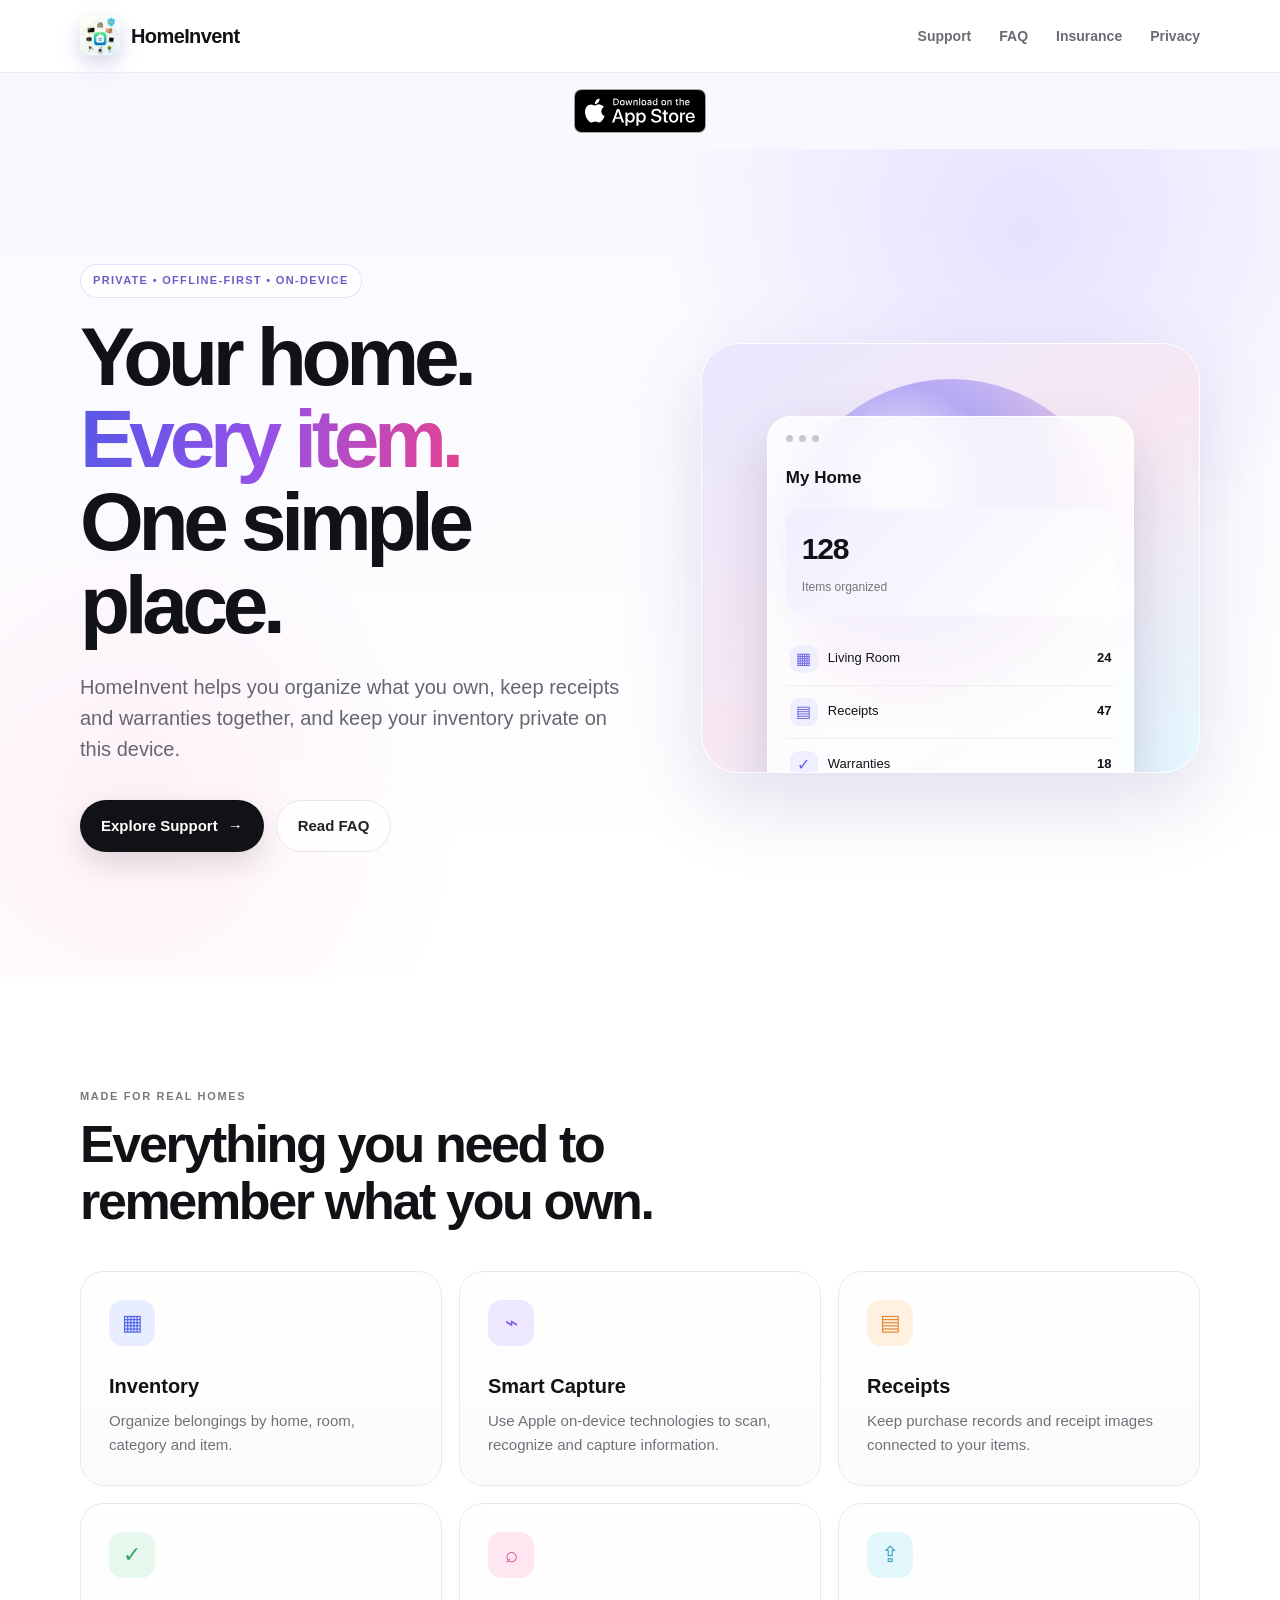
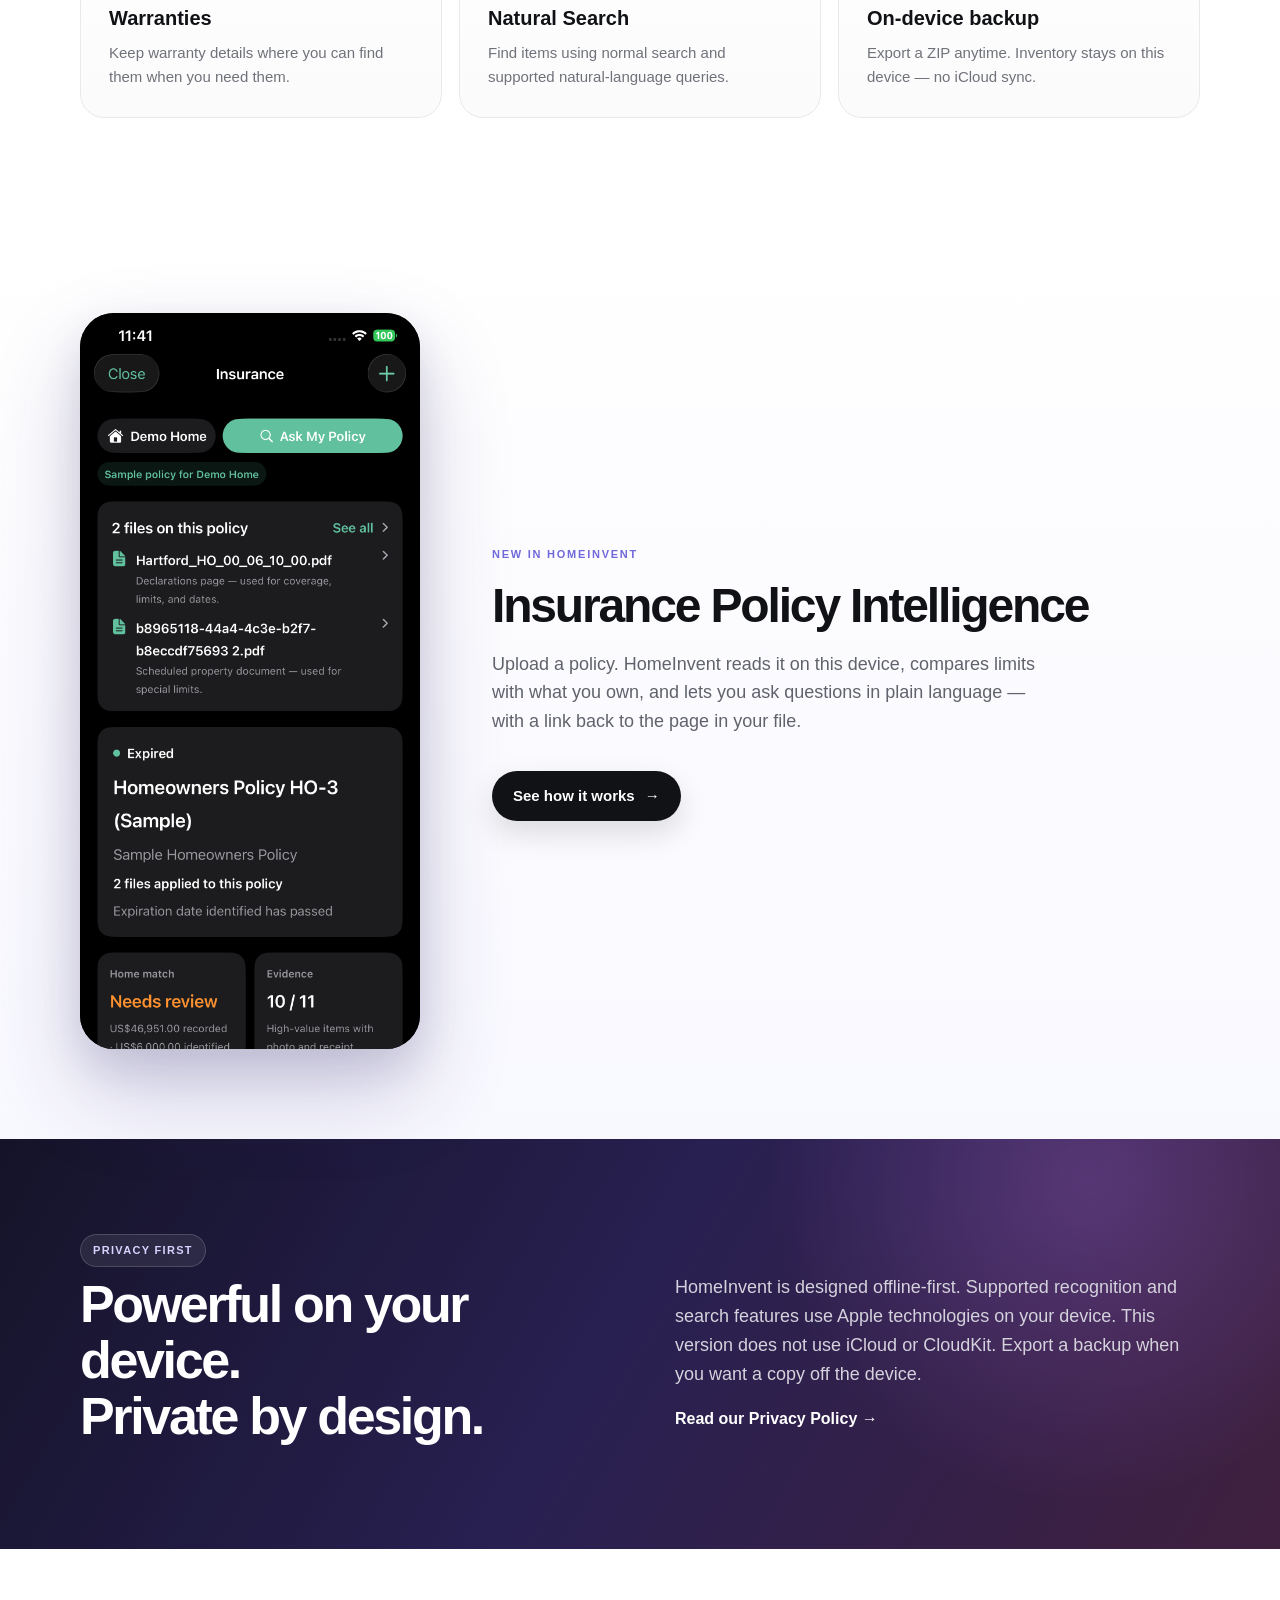
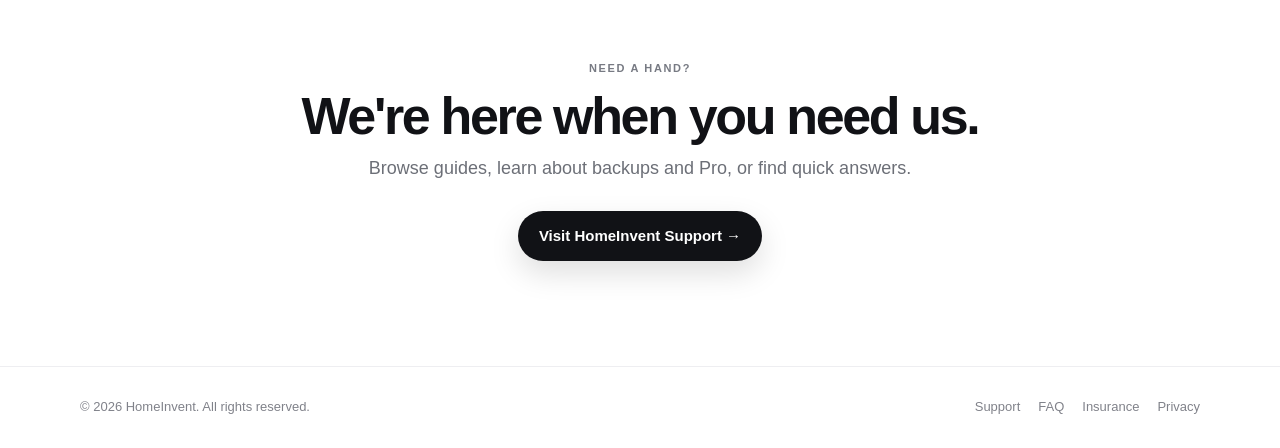
<file: index.html>
<!doctype html>
<html lang="en">
<head>
    <meta charset="utf-8">
    <meta name="viewport" content="width=device-width, initial-scale=1">

    <meta
        name="description"
        content="HomeInvent — a private home inventory app for organizing items, receipts, and warranties on your device."
    >

    <title>HomeInvent — Know What You Own</title>

    <link rel="stylesheet" href="styles.css">
</head>

<body>

<header>
    <div class="nav wrap">

        <a class="brand" href="index.html">
            <img
                class="brand-icon"
                src="images/homeinvent-icon.png"
                alt="HomeInvent"
            >
            <span>HomeInvent</span>
        </a>

        <nav>
            <a href="support.html">Support</a>
            <a href="faq.html">FAQ</a>
            <a href="insurance.html">Insurance</a>
            <a href="privacy.html">Privacy</a>
        </nav>

    </div>
</header>

<div class="app-store-bar">
    <a
        class="app-store-link"
        href="https://apps.apple.com/us/app/homeinvent/id6806332565"
        target="_blank"
        rel="noopener noreferrer"
    >
        <img
            class="app-store-badge"
            src="images/download-on-the-app-store.svg"
            alt="Download on the App Store"
        >
    </a>
</div>

<main>

<section class="hero">

    <div class="wrap hero-grid">

        <div>

            <span class="pill">
                PRIVATE • OFFLINE-FIRST • ON-DEVICE
            </span>

            <h1>
                Your home.<br>
                <span class="gradient-text">Every item.</span><br>
                One simple place.
            </h1>

            <p class="lead">
                HomeInvent helps you organize what you own,
                keep receipts and warranties together, and
                keep your inventory private on this device.
            </p>

            <div class="actions">

                <a class="button" href="support.html">
                    Explore Support
                    <span>→</span>
                </a>

                <a class="button ghost" href="faq.html">
                    Read FAQ
                </a>

            </div>

        </div>

        <div class="hero-card">

            <div class="orb"></div>

            <div class="mini-window">

                <div class="window-top">
                    <span></span>
                    <span></span>
                    <span></span>
                </div>

                <div class="mock-title">
                    My Home
                </div>

                <div class="mock-stats">
                    <b>128</b>
                    <span>Items organized</span>
                </div>

                <div class="mock-row">
                    <i>▦</i>
                    <span>Living Room</span>
                    <strong>24</strong>
                </div>

                <div class="mock-row">
                    <i>▤</i>
                    <span>Receipts</span>
                    <strong>47</strong>
                </div>

                <div class="mock-row">
                    <i>✓</i>
                    <span>Warranties</span>
                    <strong>18</strong>
                </div>

            </div>

        </div>

    </div>

</section>


<section class="section">

    <div class="wrap">

        <div class="section-title">

            <span class="eyebrow">
                MADE FOR REAL HOMES
            </span>

            <h2>
                Everything you need to remember what you own.
            </h2>

        </div>


        <div class="cards">

            <article>
                <span class="card-icon blue">▦</span>
                <h3>Inventory</h3>
                <p>
                    Organize belongings by home, room,
                    category and item.
                </p>
            </article>

            <article>
                <span class="card-icon purple">⌁</span>
                <h3>Smart Capture</h3>
                <p>
                    Use Apple on-device technologies to
                    scan, recognize and capture information.
                </p>
            </article>

            <article>
                <span class="card-icon orange">▤</span>
                <h3>Receipts</h3>
                <p>
                    Keep purchase records and receipt
                    images connected to your items.
                </p>
            </article>

            <article>
                <span class="card-icon green">✓</span>
                <h3>Warranties</h3>
                <p>
                    Keep warranty details where you can
                    find them when you need them.
                </p>
            </article>

            <article>
                <span class="card-icon pink">⌕</span>
                <h3>Natural Search</h3>
                <p>
                    Find items using normal search and
                    supported natural-language queries.
                </p>
            </article>

            <article>
                <span class="card-icon cyan">⇪</span>
                <h3>On-device backup</h3>
                <p>
                    Export a ZIP anytime. Inventory stays
                    on this device — no iCloud sync.
                </p>
            </article>

        </div>

    </div>

</section>


<section class="insurance-teaser">

    <div class="wrap feature-grid">

        <figure class="phone-shot">
            <img
                src="images/insurance/2.png"
                alt="Insurance Policy Intelligence dashboard in HomeInvent"
            >
        </figure>

        <div class="feature-copy">

            <span class="kicker">
                NEW IN HOMEINVENT
            </span>

            <h2>
                Insurance Policy Intelligence
            </h2>

            <p>
                Upload a policy. HomeInvent reads it on this device,
                compares limits with what you own, and lets you ask
                questions in plain language — with a link back to the
                page in your file.
            </p>

            <div class="actions">
                <a class="button" href="insurance.html">
                    See how it works
                    <span>→</span>
                </a>
            </div>

        </div>

    </div>

</section>


<section class="privacy-band">

    <div class="wrap split">

        <div>

            <span class="pill">
                PRIVACY FIRST
            </span>

            <h2>
                Powerful on your device.<br>
                Private by design.
            </h2>

        </div>

        <div>

            <p>
                HomeInvent is designed offline-first.
                Supported recognition and search features
                use Apple technologies on your device.
                This version does not use iCloud or CloudKit.
                Export a backup when you want a copy off the device.
            </p>

            <a class="text-link" href="privacy.html">
                Read our Privacy Policy →
            </a>

        </div>

    </div>

</section>


<section class="section">

    <div class="wrap final-cta">

        <span class="eyebrow">
            NEED A HAND?
        </span>

        <h2>
            We're here when you need us.
        </h2>

        <p>
            Browse guides, learn about backups and Pro,
            or find quick answers.
        </p>

        <a class="button" href="support.html">
            Visit HomeInvent Support →
        </a>

    </div>

</section>

</main>


<footer>

    <div class="wrap footer">

        <span>
            © 2026 HomeInvent. All rights reserved.
        </span>

        <span>
            <a href="support.html">Support</a>
            <a href="faq.html">FAQ</a>
            <a href="insurance.html">Insurance</a>
            <a href="privacy.html">Privacy</a>
        </span>

    </div>

</footer>

</body>
</html>
</file>
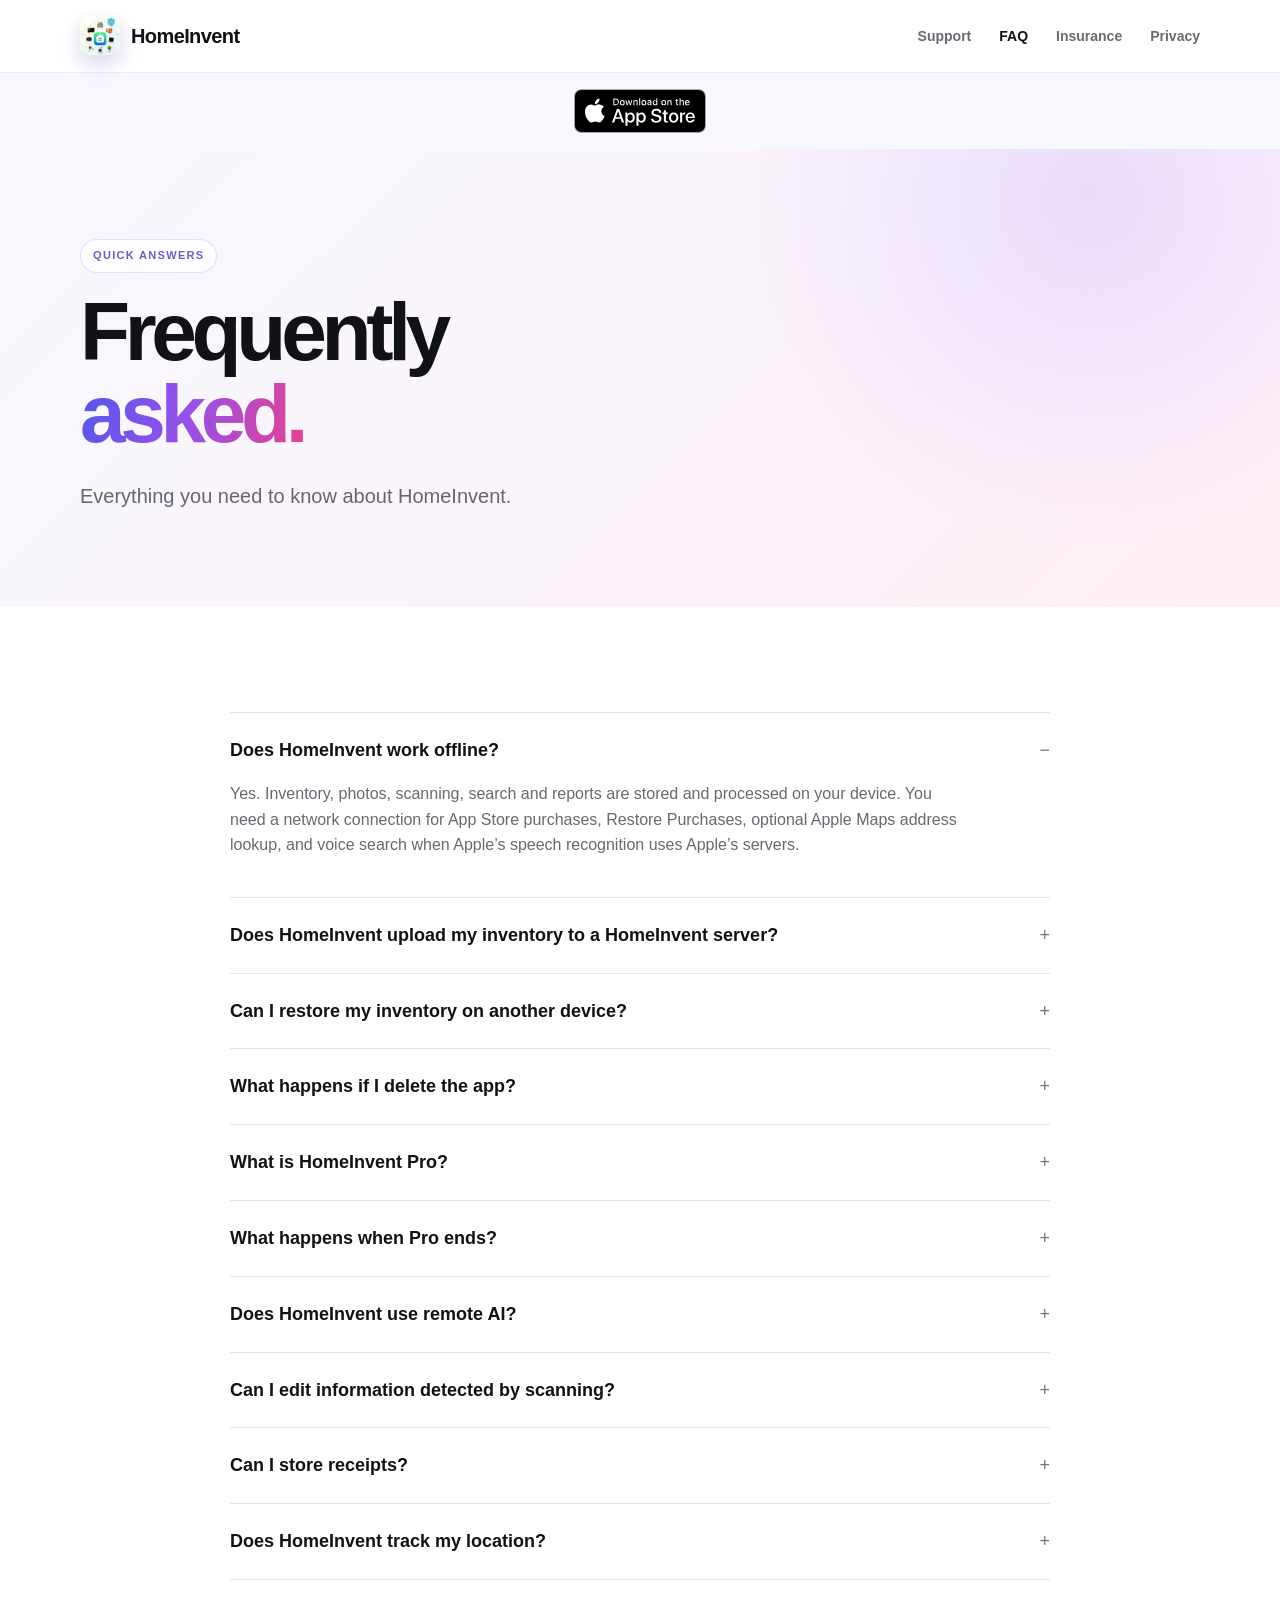
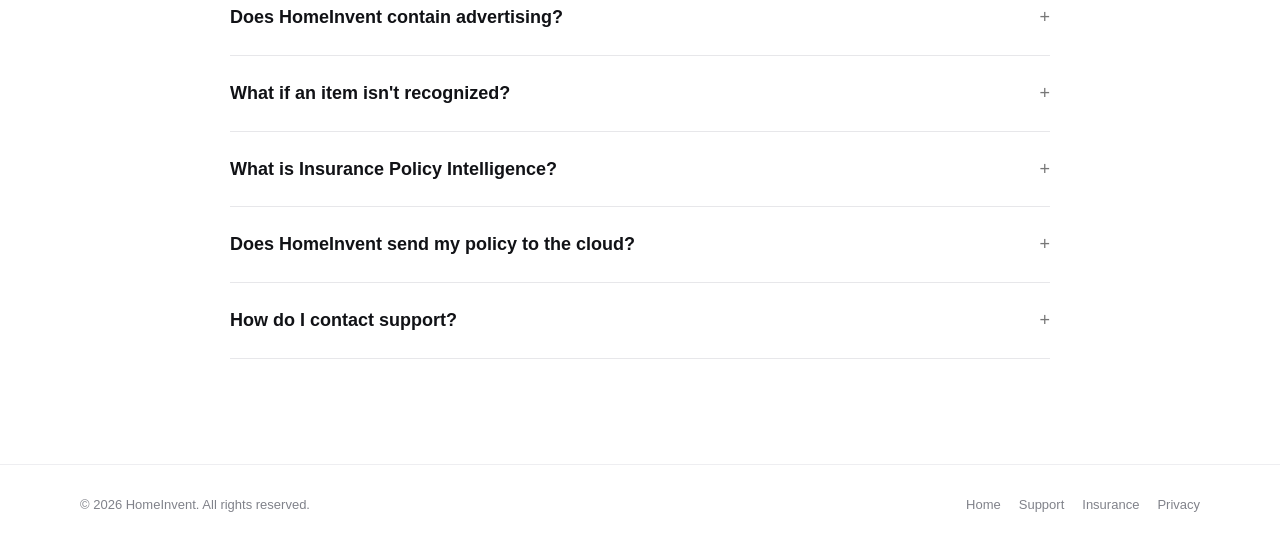
<file: faq.html>
<!doctype html>
<html lang="en">

<head>

<meta charset="utf-8">

<meta
    name="viewport"
    content="width=device-width, initial-scale=1"
>

<meta
    name="description"
    content="HomeInvent frequently asked questions."
>

<title>FAQ — HomeInvent</title>

<link rel="stylesheet" href="styles.css">

</head>

<body>

<header>

    <div class="nav wrap">

        <a class="brand" href="index.html">
            <img
                class="brand-icon"
                src="images/homeinvent-icon.png"
                alt="HomeInvent"
            >
            <span>HomeInvent</span>
        </a>

        <nav>
            <a href="support.html">Support</a>
            <a class="active" href="faq.html">FAQ</a>
            <a href="insurance.html">Insurance</a>
            <a href="privacy.html">Privacy</a>
        </nav>

    </div>

</header>

<div class="app-store-bar">
    <a
        class="app-store-link"
        href="https://apps.apple.com/us/app/homeinvent/id6806332565"
        target="_blank"
        rel="noopener noreferrer"
    >
        <img
            class="app-store-badge"
            src="images/download-on-the-app-store.svg"
            alt="Download on the App Store"
        >
    </a>
</div>


<main>

<section class="page-hero">

<div class="wrap">

<span class="pill">
QUICK ANSWERS
</span>

<h1>
Frequently<br>
<span class="gradient-text">asked.</span>
</h1>

<p class="lead">
Everything you need to know about HomeInvent.
</p>

</div>

</section>


<section class="section">

<div class="wrap narrow">

<div class="faq-list">


<details open>

<summary>
Does HomeInvent work offline?
</summary>

<p>
Yes. Inventory, photos, scanning, search and
reports are stored and processed on your device.
You need a network connection for App Store
purchases, Restore Purchases, optional Apple Maps
address lookup, and voice search when Apple’s
speech recognition uses Apple’s servers.
</p>

</details>


<details>

<summary>
Does HomeInvent upload my inventory to a HomeInvent server?
</summary>

<p>
No. HomeInvent does not operate a cloud database
for your inventory. This version does not use
iCloud or CloudKit. Your homes, items and photos
stay on the device unless you export or share them.
</p>

</details>


<details>

<summary>
Can I restore my inventory on another device?
</summary>

<p>
Not automatically. Export a backup ZIP from
Settings → Privacy &amp; Data on the old device,
copy that file, then import it on the new device.
Keep the ZIP until you have confirmed the import.
Restoring purchases restores HomeInvent Pro,
not your inventory.
</p>

</details>


<details>

<summary>
What happens if I delete the app?
</summary>

<p>
Local inventory is deleted with the app. Your
Apple subscription is not canceled. After
reinstall, Restore Purchases can unlock Pro again
if the subscription is still active. Import a
backup ZIP to bring inventory back.
</p>

</details>


<details>

<summary>
What is HomeInvent Pro?
</summary>

<p>
HomeInvent is free with limits: 1 home, 3 rooms,
3 boxes and 20 items you create. The Demo Home
tour does not count toward those limits. Pro is
an auto-renewable App Store subscription (monthly
or yearly) that unlocks unlimited inventory. Apple
bills your Apple ID. Prices are shown in the app.
There are no ads and no HomeInvent account.
</p>

</details>


<details>

<summary>
What happens when Pro ends?
</summary>

<p>
Nothing is deleted. You can still view, edit,
search and export a backup. Free limits apply to
new homes, rooms, boxes and items. Some reports
(Insurance Claim, High-Value Assets, Net Worth,
Business Assets, Donation and Estate Distribution)
require an active Pro subscription after Pro has
ended. Canceling keeps Pro until the paid period
ends.
</p>

</details>


<details>

<summary>
Does HomeInvent use remote AI?
</summary>

<p>
HomeInvent is designed to use Apple on-device
technologies for supported recognition features
and does not send your photos to a third-party
cloud AI service.
</p>

</details>


<details>

<summary>
Can I edit information detected by scanning?
</summary>

<p>
Yes. Detected information should be reviewed
and can be corrected manually.
</p>

</details>


<details>

<summary>
Can I store receipts?
</summary>

<p>
Yes. You can keep supported receipt images and
related information with inventory records on
this device. Include them in a backup ZIP if you
want a copy off the device.
</p>

</details>


<details>

<summary>
Does HomeInvent track my location?
</summary>

<p>
HomeInvent does not need GPS location to organize
items by rooms. Labels such as Kitchen, Bedroom
or Garage are inventory organization labels,
not GPS location data. You may optionally allow
location once so Apple Maps can suggest a home
address. You can type or search an address instead.
</p>

</details>


<details>

<summary>
Does HomeInvent contain advertising?
</summary>

<p>
HomeInvent is designed without in-app advertising.
</p>

</details>


<details>

<summary>
What if an item isn't recognized?
</summary>

<p>
You can add or correct its information manually.
Recognition is designed to assist entry and may
not identify every product or brand.
</p>

</details>


<details>

<summary>
What is Insurance Policy Intelligence?
</summary>

<p>
It is a separate feature from the Insurance Claim
Package. You upload policy PDFs or scans for a
home. HomeInvent reads them on this device,
compares identified limits with your inventory,
and lets you ask questions in plain language.
It does not decide coverage or predict claims.
See the
<a class="text-link" href="insurance.html">feature overview</a>.
</p>

</details>


<details>

<summary>
Does HomeInvent send my policy to the cloud?
</summary>

<p>
No. Policy files stay on this device, like photos
and receipts. HomeInvent does not send them to a
HomeInvent server or a third-party AI service.
</p>

</details>


<details>

<summary>
How do I contact support?
</summary>

<p>
Email
<a
    class="text-link"
    href="mailto:homeinvent.app@gmail.com"
>
homeinvent.app@gmail.com
</a>.
</p>

<p>
Please include useful troubleshooting details,
but never send passwords or payment information.
</p>

</details>


</div>

</div>

</section>

</main>


<footer>

<div class="wrap footer">

<span>
© 2026 HomeInvent. All rights reserved.
</span>

<span>

<a href="index.html">Home</a>

<a href="support.html">Support</a>

<a href="insurance.html">Insurance</a>

<a href="privacy.html">Privacy</a>

</span>

</div>

</footer>

</body>

</html>
</file>
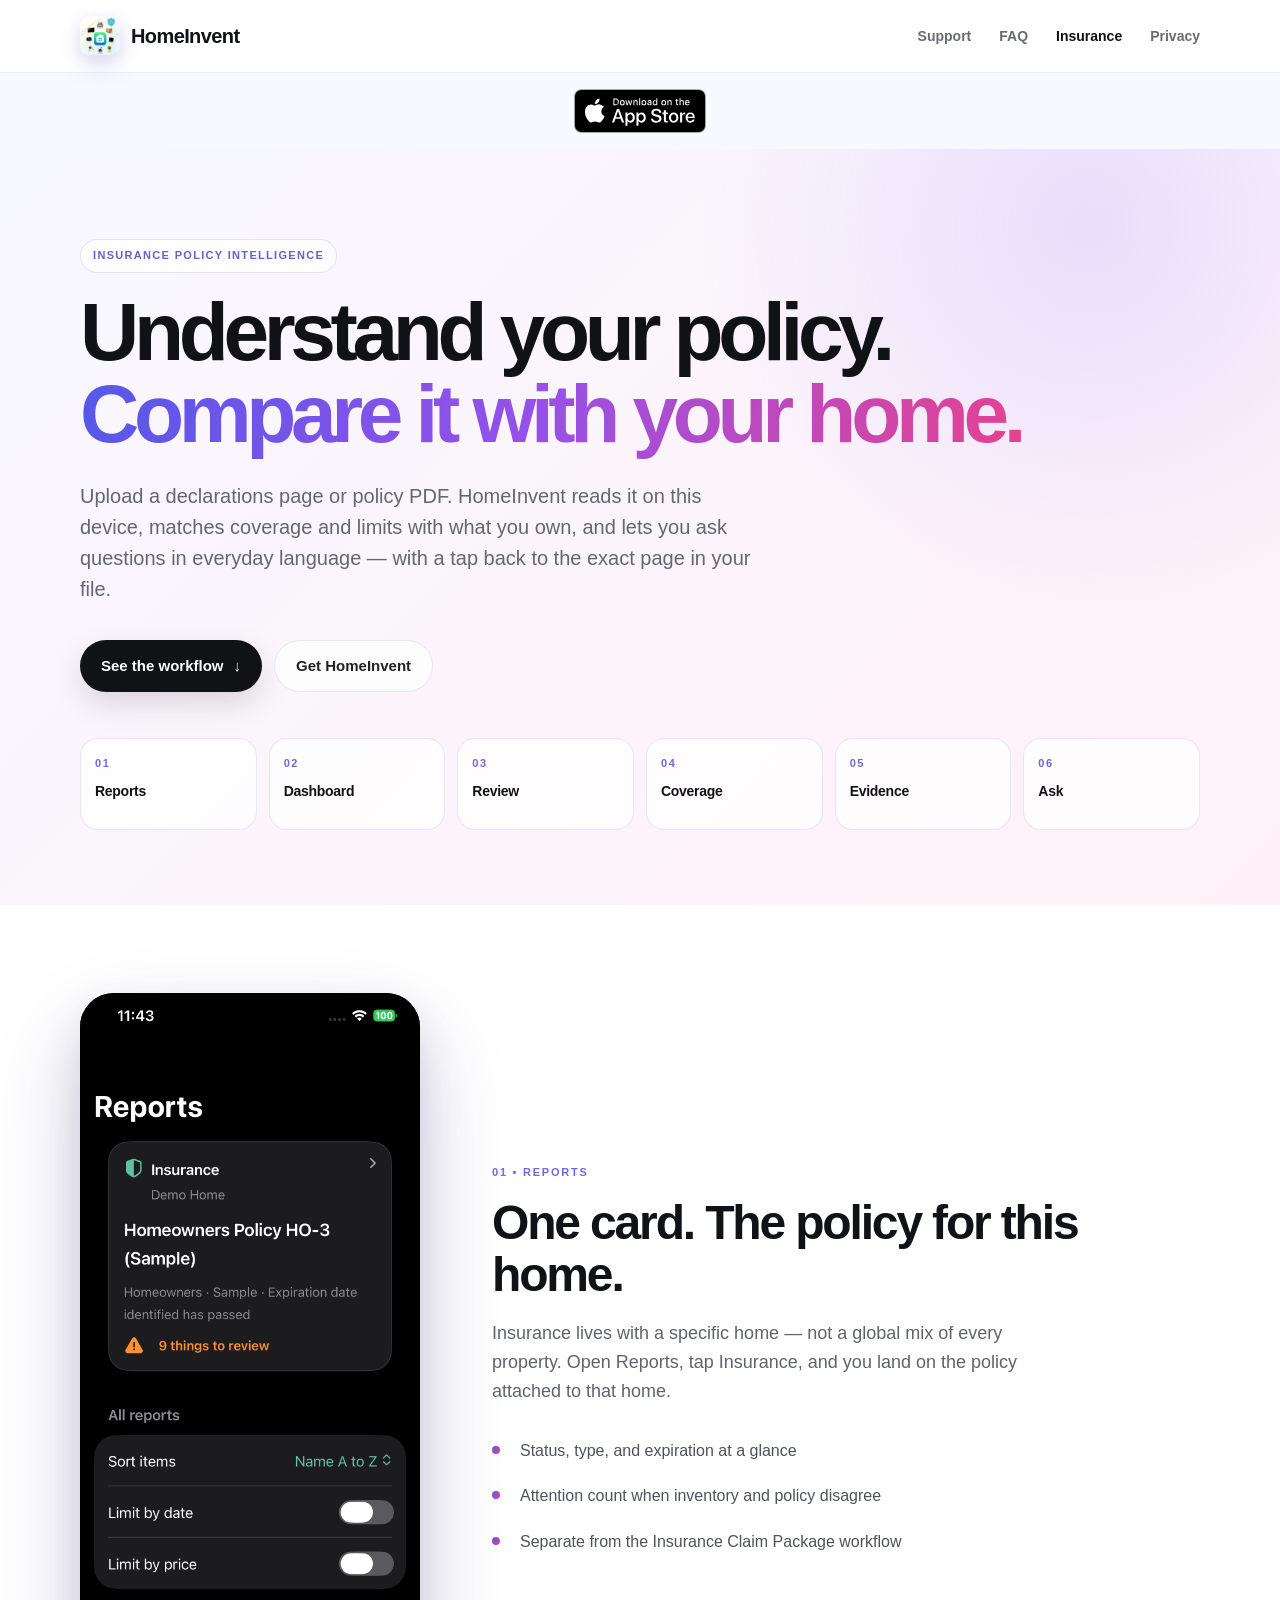
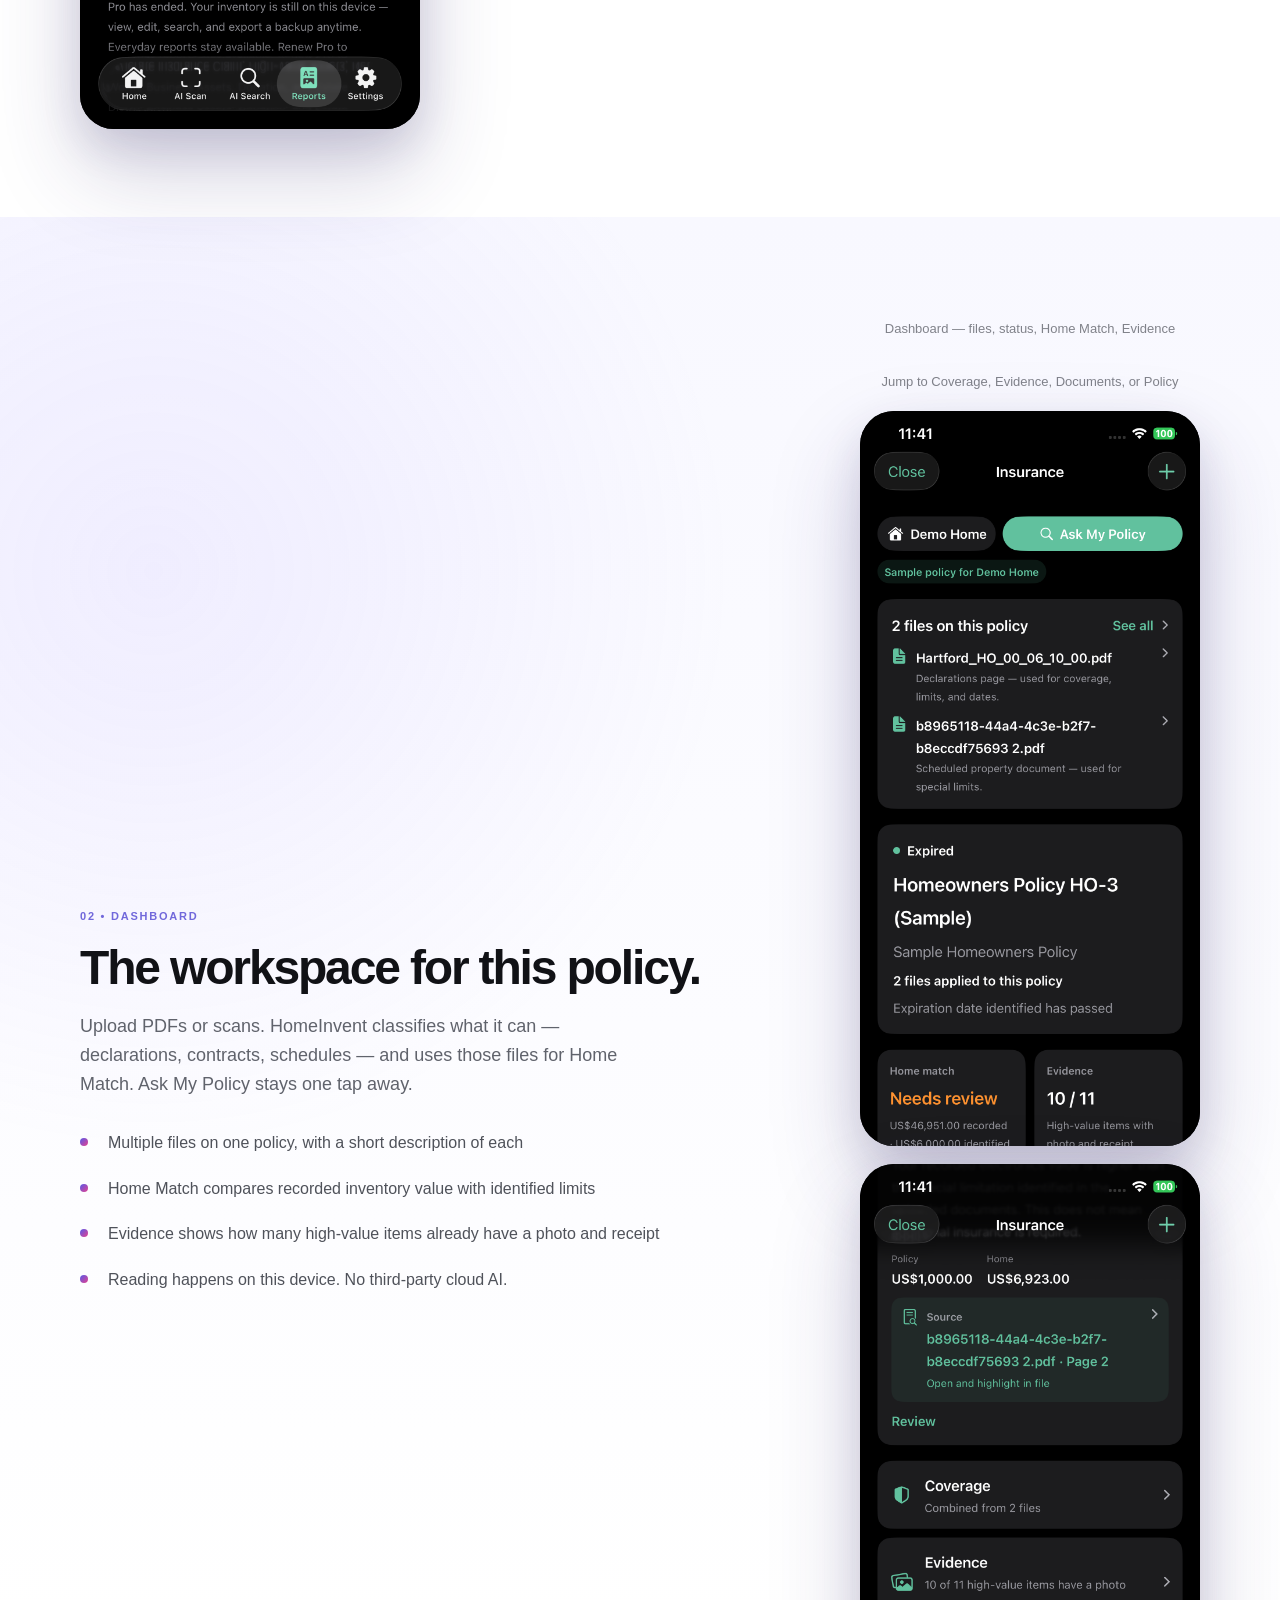
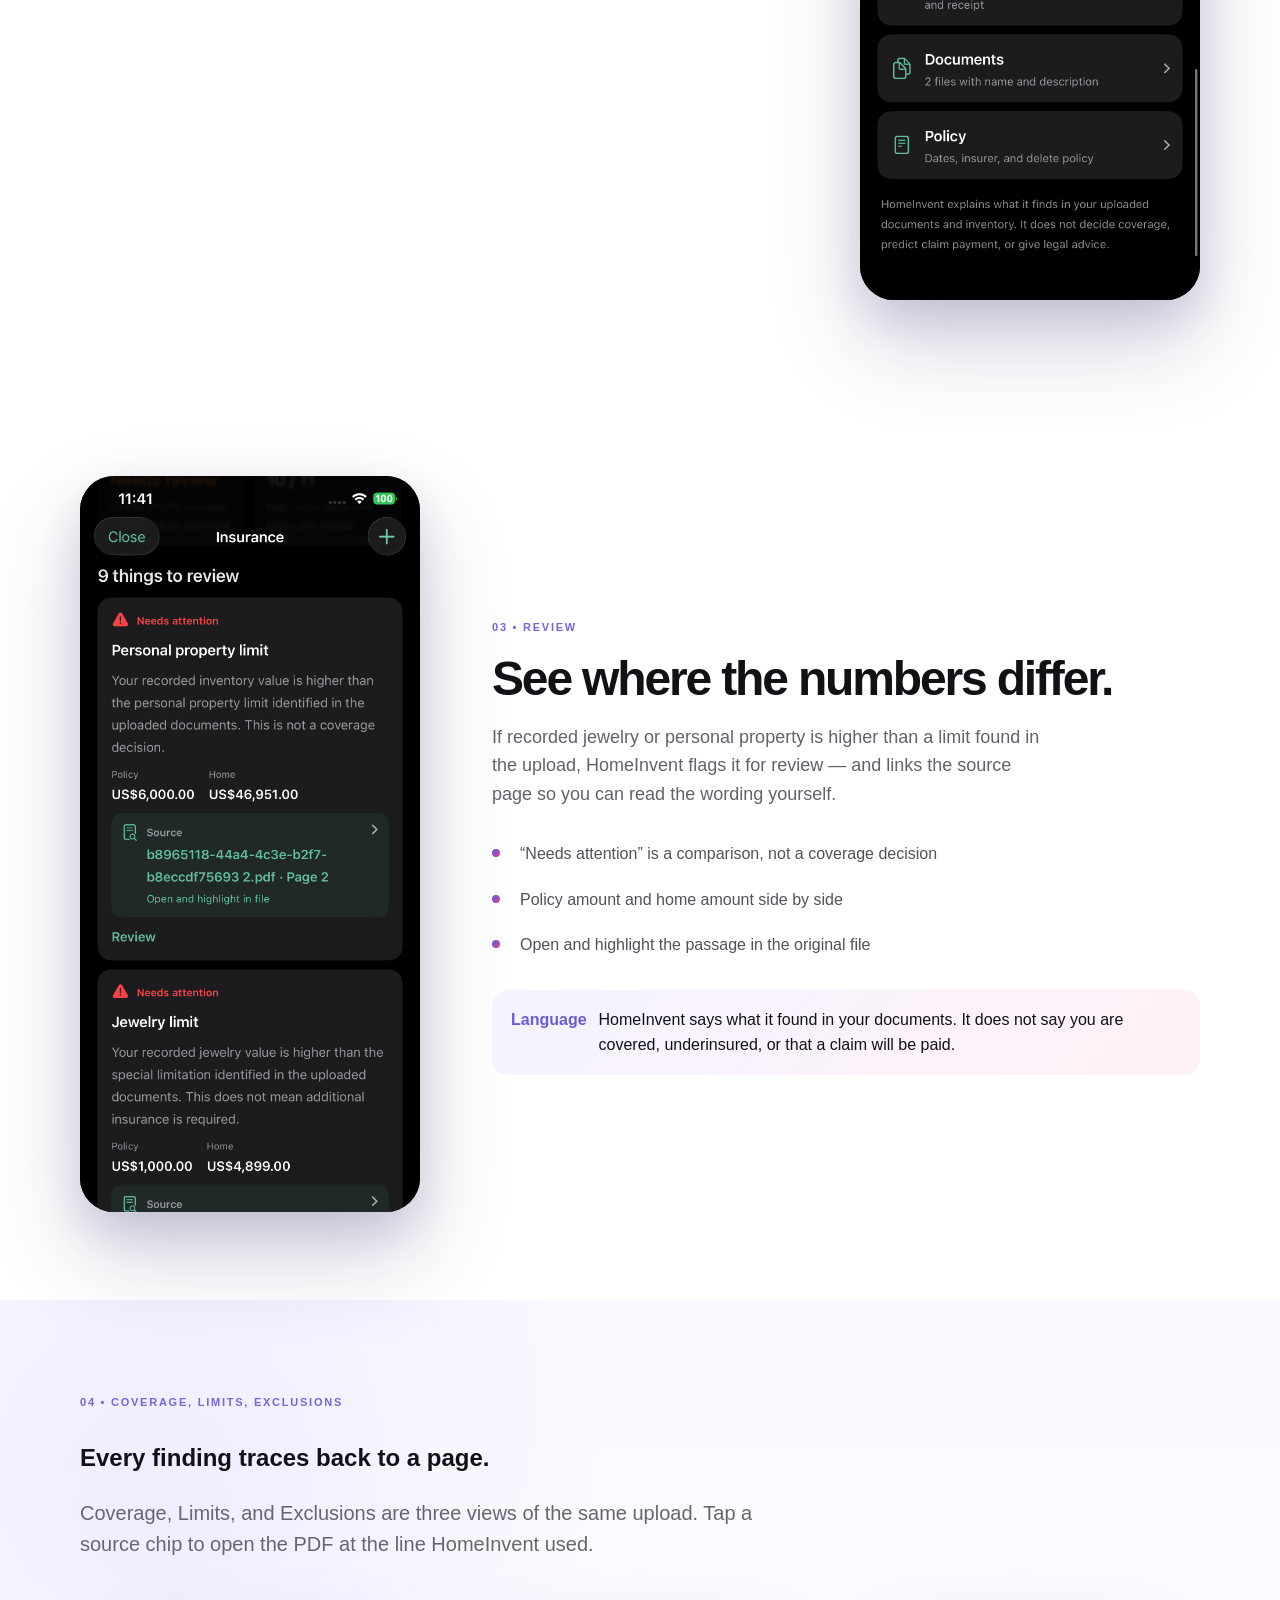
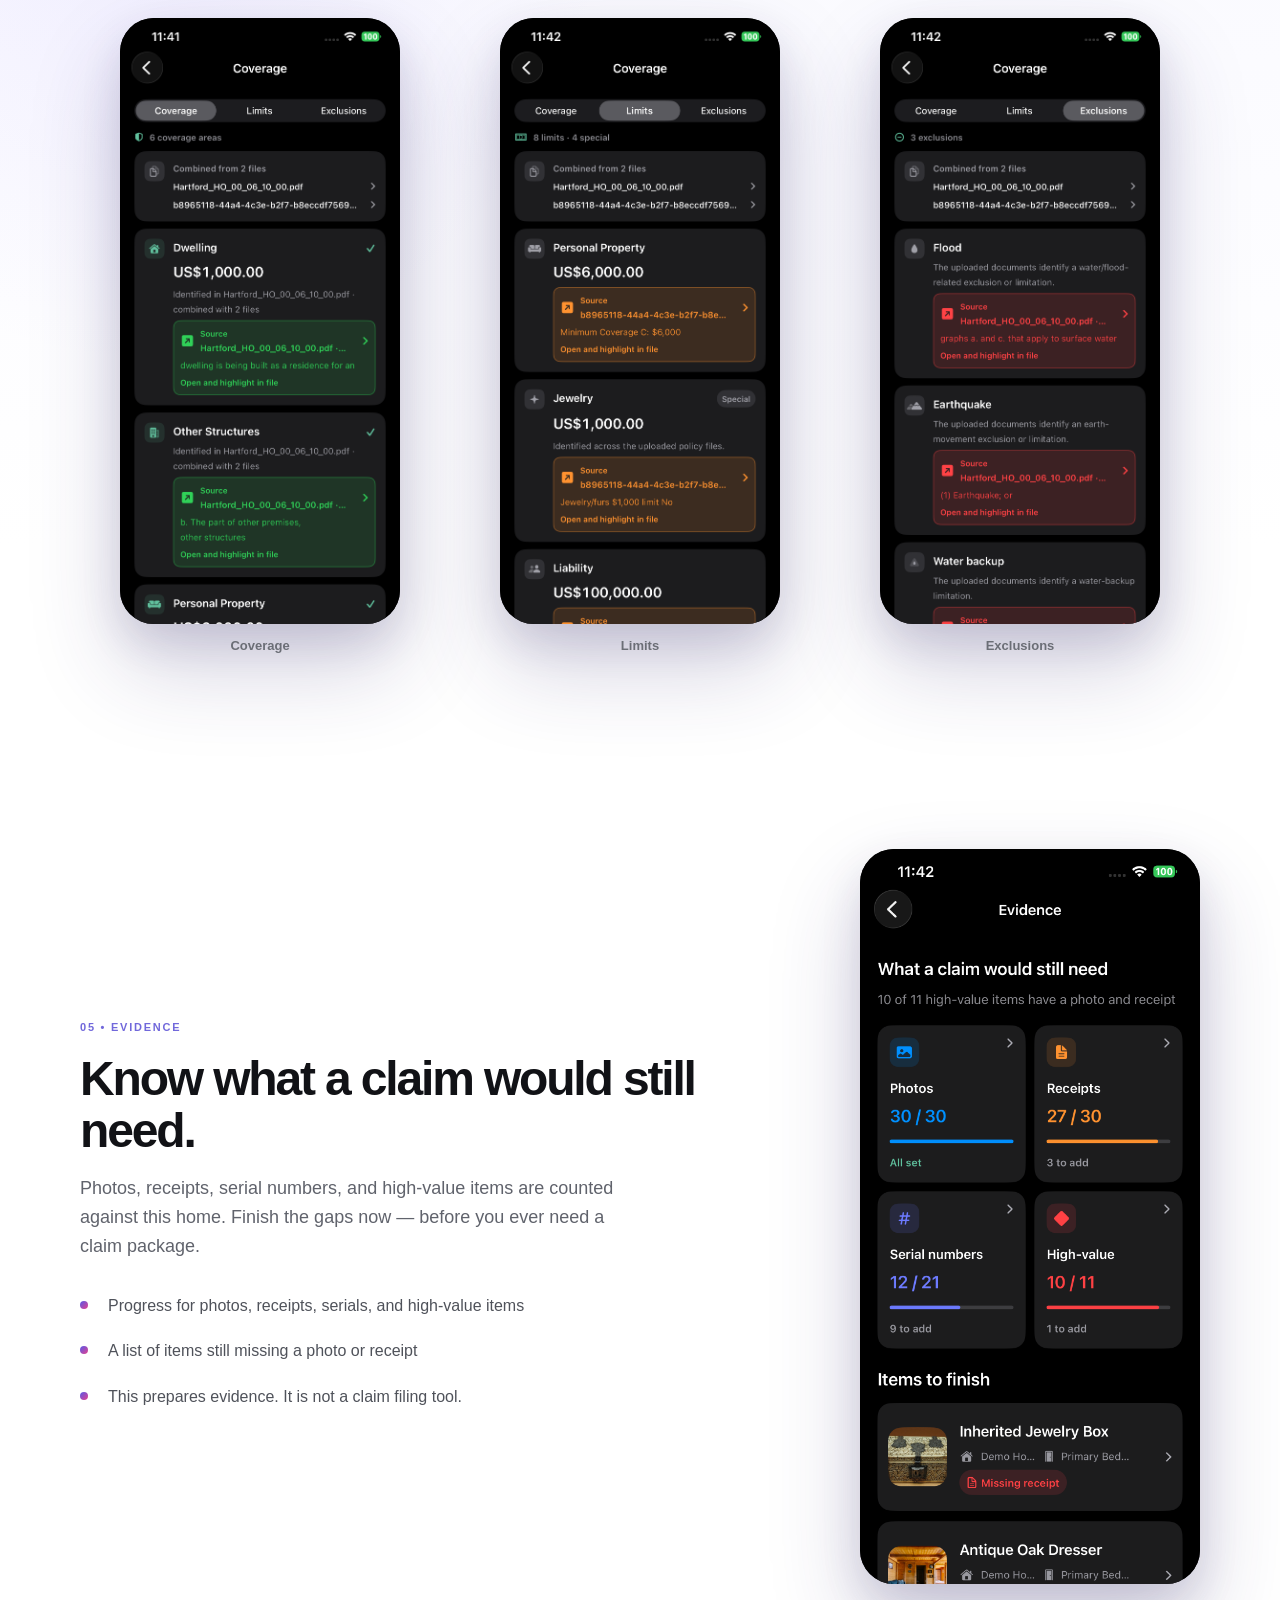
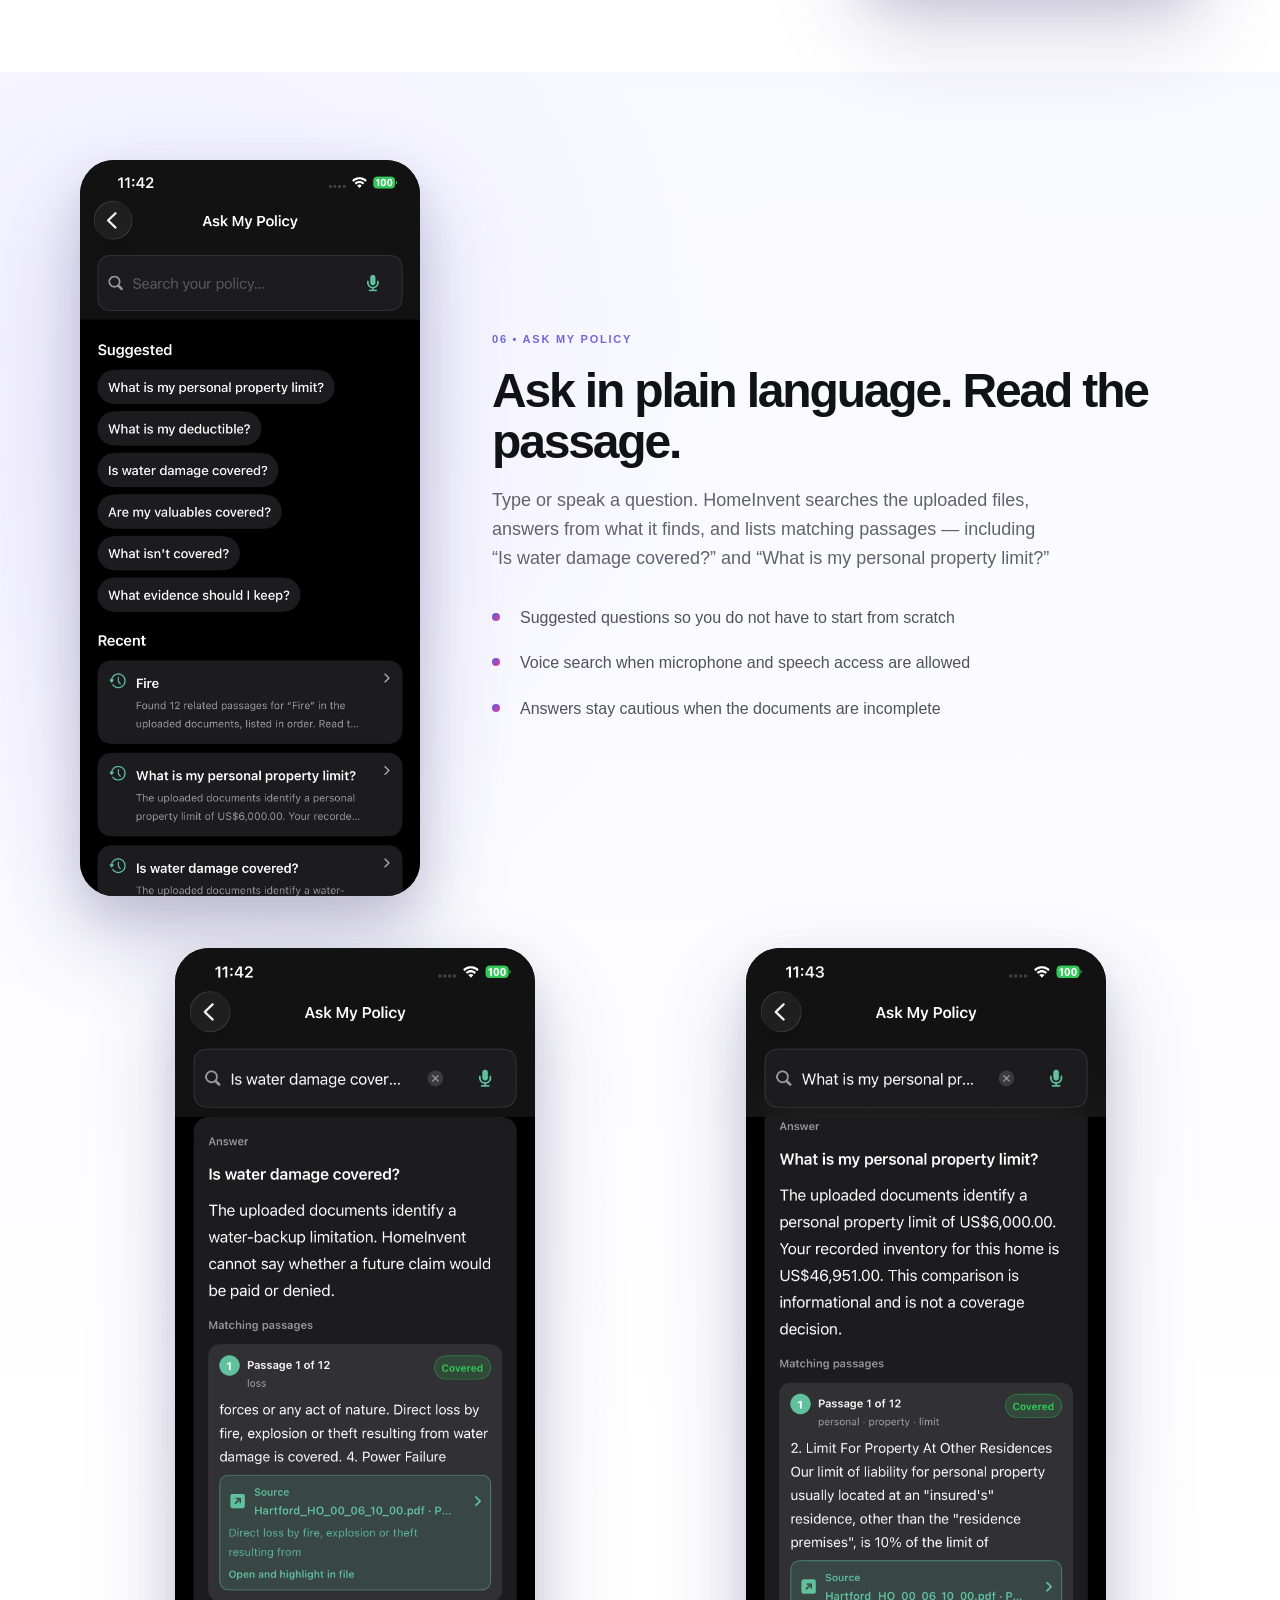
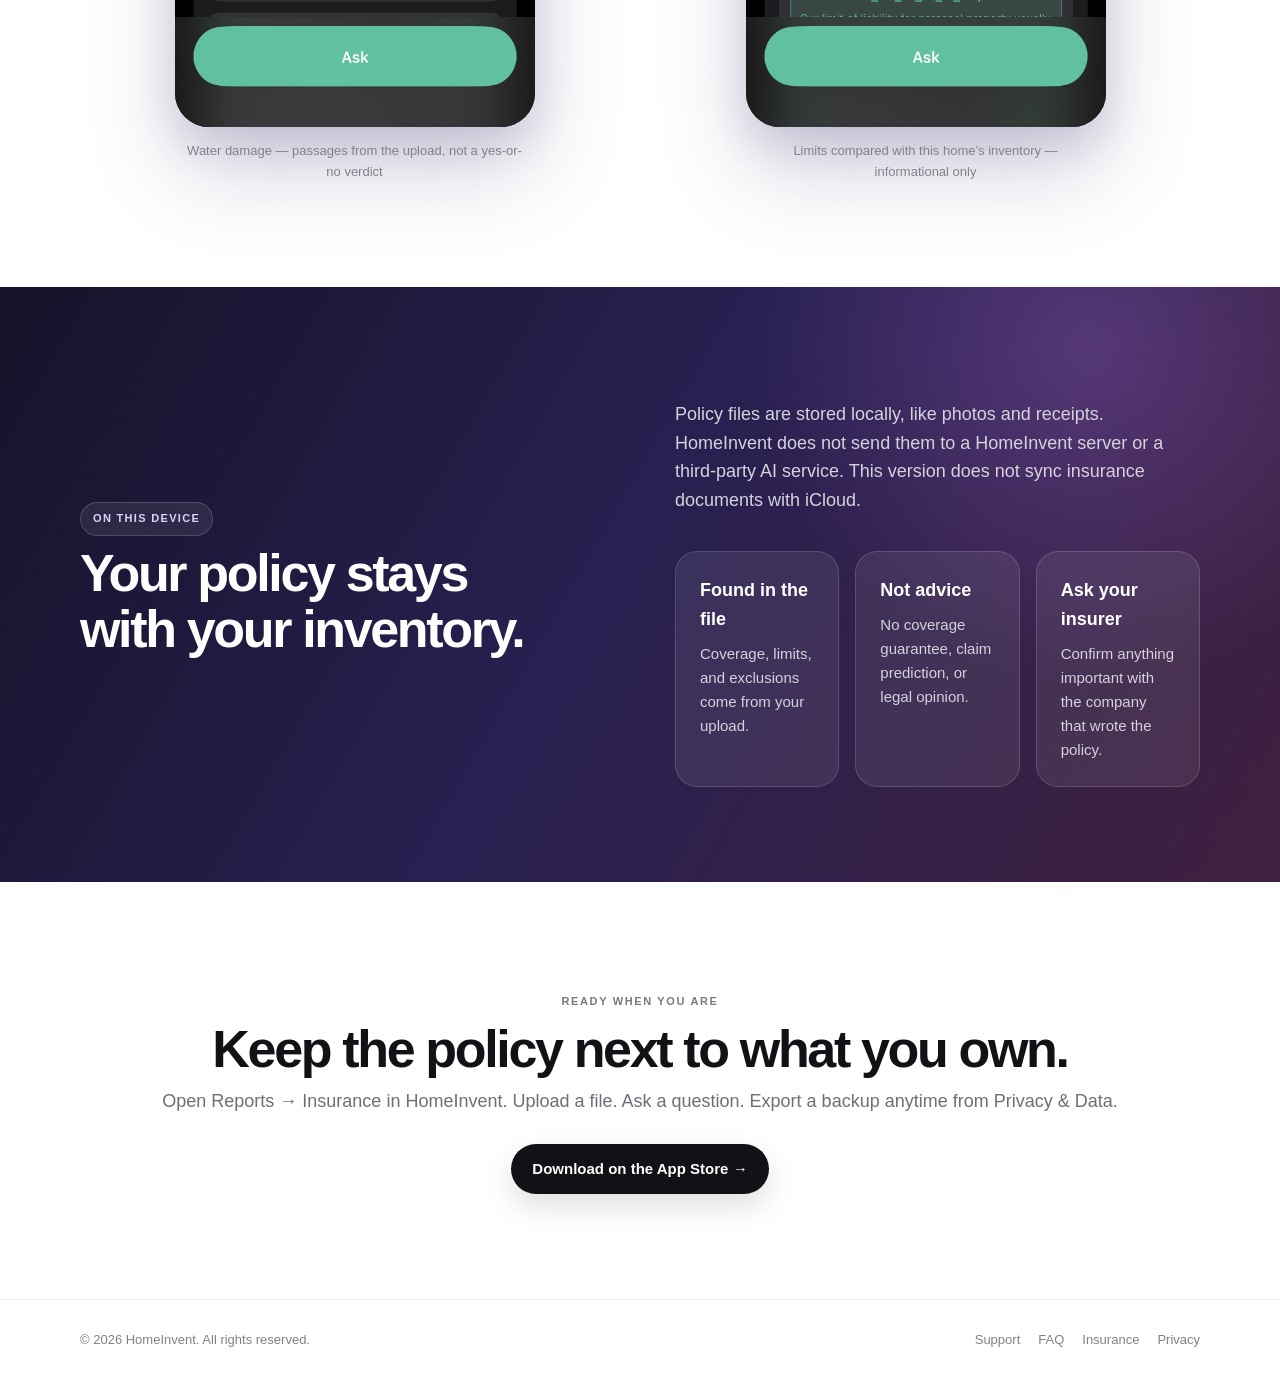
<file: insurance.html>
<!doctype html>
<html lang="en">
<head>
    <meta charset="utf-8">
    <meta name="viewport" content="width=device-width, initial-scale=1">
    <meta
        name="description"
        content="HomeInvent Insurance Policy Intelligence — upload your policy, compare it with your home inventory, and ask questions in plain language. On-device. Not legal advice."
    >
    <title>Insurance Policy Intelligence — HomeInvent</title>
    <link rel="stylesheet" href="styles.css">
</head>

<body>

<header>
    <div class="nav wrap">
        <a class="brand" href="index.html">
            <img
                class="brand-icon"
                src="images/homeinvent-icon.png"
                alt="HomeInvent"
            >
            <span>HomeInvent</span>
        </a>
        <nav>
            <a href="support.html">Support</a>
            <a href="faq.html">FAQ</a>
            <a class="active" href="insurance.html">Insurance</a>
            <a href="privacy.html">Privacy</a>
        </nav>
    </div>
</header>

<div class="app-store-bar">
    <a
        class="app-store-link"
        href="https://apps.apple.com/us/app/homeinvent/id6806332565"
        target="_blank"
        rel="noopener noreferrer"
    >
        <img
            class="app-store-badge"
            src="images/download-on-the-app-store.svg"
            alt="Download on the App Store"
        >
    </a>
</div>

<main>

<section class="page-hero">
    <div class="wrap">
        <span class="pill">INSURANCE POLICY INTELLIGENCE</span>
        <h1>
            Understand your policy.<br>
            <span class="gradient-text">Compare it with your home.</span>
        </h1>
        <p class="lead">
            Upload a declarations page or policy PDF. HomeInvent reads it on
            this device, matches coverage and limits with what you own, and
            lets you ask questions in everyday language — with a tap back to
            the exact page in your file.
        </p>
        <div class="actions">
            <a class="button" href="#workflow">
                See the workflow
                <span>↓</span>
            </a>
            <a class="button ghost" href="https://apps.apple.com/us/app/homeinvent/id6806332565">
                Get HomeInvent
            </a>
        </div>

        <nav class="workflow" id="workflow" aria-label="Insurance workflow">
            <a href="#start"><b>01</b><span>Reports</span></a>
            <a href="#workspace"><b>02</b><span>Dashboard</span></a>
            <a href="#review"><b>03</b><span>Review</span></a>
            <a href="#coverage"><b>04</b><span>Coverage</span></a>
            <a href="#evidence"><b>05</b><span>Evidence</span></a>
            <a href="#ask"><b>06</b><span>Ask</span></a>
        </nav>
    </div>
</section>


<section class="feature-block" id="start">
    <div class="wrap feature-grid">
        <figure class="phone-shot">
            <img src="images/insurance/1.png" alt="Reports tab with the Insurance card for Demo Home">
        </figure>
        <div class="feature-copy">
            <span class="kicker">01 • REPORTS</span>
            <h2>One card. The policy for this home.</h2>
            <p>
                Insurance lives with a specific home — not a global mix of
                every property. Open Reports, tap Insurance, and you land on
                the policy attached to that home.
            </p>
            <ul class="feature-points">
                <li>Status, type, and expiration at a glance</li>
                <li>Attention count when inventory and policy disagree</li>
                <li>Separate from the Insurance Claim Package workflow</li>
            </ul>
        </div>
    </div>
</section>


<section class="feature-block tint" id="workspace">
    <div class="wrap feature-grid flip">
        <div class="shot-stack">
            <figure class="phone-shot">
                <img src="images/insurance/2.png" alt="Insurance dashboard with policy files, Home Match, and Ask My Policy">
            </figure>
            <p class="shot-caption">Dashboard — files, status, Home Match, Evidence</p>
            <figure class="phone-shot">
                <img src="images/insurance/4.png" alt="Insurance destinations for Coverage, Evidence, Documents, and Policy">
            </figure>
            <p class="shot-caption">Jump to Coverage, Evidence, Documents, or Policy</p>
        </div>
        <div class="feature-copy">
            <span class="kicker">02 • DASHBOARD</span>
            <h2>The workspace for this policy.</h2>
            <p>
                Upload PDFs or scans. HomeInvent classifies what it can —
                declarations, contracts, schedules — and uses those files for
                Home Match. Ask My Policy stays one tap away.
            </p>
            <ul class="feature-points">
                <li>Multiple files on one policy, with a short description of each</li>
                <li>Home Match compares recorded inventory value with identified limits</li>
                <li>Evidence shows how many high-value items already have a photo and receipt</li>
                <li>Reading happens on this device. No third-party cloud AI.</li>
            </ul>
        </div>
    </div>
</section>


<section class="feature-block" id="review">
    <div class="wrap feature-grid">
        <figure class="phone-shot">
            <img src="images/insurance/3.png" alt="Review list comparing policy limits with recorded home inventory values">
        </figure>
        <div class="feature-copy">
            <span class="kicker">03 • REVIEW</span>
            <h2>See where the numbers differ.</h2>
            <p>
                If recorded jewelry or personal property is higher than a
                limit found in the upload, HomeInvent flags it for review —
                and links the source page so you can read the wording yourself.
            </p>
            <ul class="feature-points">
                <li>“Needs attention” is a comparison, not a coverage decision</li>
                <li>Policy amount and home amount side by side</li>
                <li>Open and highlight the passage in the original file</li>
            </ul>
            <div class="tip">
                <strong>Language</strong>
                <span>
                    HomeInvent says what it found in your documents. It does
                    not say you are covered, underinsured, or that a claim
                    will be paid.
                </span>
            </div>
        </div>
    </div>
</section>


<section class="feature-block tint" id="coverage">
    <div class="wrap">
        <div class="section-title">
            <span class="kicker">04 • COVERAGE, LIMITS, EXCLUSIONS</span>
            <h2>Every finding traces back to a page.</h2>
            <p class="lead">
                Coverage, Limits, and Exclusions are three views of the same
                upload. Tap a source chip to open the PDF at the line
                HomeInvent used.
            </p>
        </div>
        <div class="shot-trio">
            <figure>
                <div class="phone-shot">
                    <img src="images/insurance/5.png" alt="Coverage tab showing Dwelling and Other Structures with source highlights">
                </div>
                <figcaption>Coverage</figcaption>
            </figure>
            <figure>
                <div class="phone-shot">
                    <img src="images/insurance/6.png" alt="Limits tab showing personal property and jewelry special limits">
                </div>
                <figcaption>Limits</figcaption>
            </figure>
            <figure>
                <div class="phone-shot">
                    <img src="images/insurance/7.png" alt="Exclusions tab showing flood, earthquake, and water backup limitations">
                </div>
                <figcaption>Exclusions</figcaption>
            </figure>
        </div>
    </div>
</section>


<section class="feature-block" id="evidence">
    <div class="wrap feature-grid flip">
        <figure class="phone-shot">
            <img src="images/insurance/8.png" alt="Evidence screen showing photos, receipts, serial numbers, and high-value items still needed">
        </figure>
        <div class="feature-copy">
            <span class="kicker">05 • EVIDENCE</span>
            <h2>Know what a claim would still need.</h2>
            <p>
                Photos, receipts, serial numbers, and high-value items are
                counted against this home. Finish the gaps now — before you
                ever need a claim package.
            </p>
            <ul class="feature-points">
                <li>Progress for photos, receipts, serials, and high-value items</li>
                <li>A list of items still missing a photo or receipt</li>
                <li>This prepares evidence. It is not a claim filing tool.</li>
            </ul>
        </div>
    </div>
</section>


<section class="feature-block tint" id="ask">
    <div class="wrap">
        <div class="feature-grid">
            <figure class="phone-shot">
                <img src="images/insurance/9.png" alt="Ask My Policy with suggested questions and recent searches">
            </figure>
            <div class="feature-copy">
                <span class="kicker">06 • ASK MY POLICY</span>
                <h2>Ask in plain language. Read the passage.</h2>
                <p>
                    Type or speak a question. HomeInvent searches the uploaded
                    files, answers from what it finds, and lists matching
                    passages — including “Is water damage covered?” and
                    “What is my personal property limit?”
                </p>
                <ul class="feature-points">
                    <li>Suggested questions so you do not have to start from scratch</li>
                    <li>Voice search when microphone and speech access are allowed</li>
                    <li>Answers stay cautious when the documents are incomplete</li>
                </ul>
            </div>
        </div>

        <div class="ask-pair">
            <figure>
                <div class="phone-shot">
                    <img src="images/insurance/10.png" alt="Ask My Policy answer for water damage with matching policy passages">
                </div>
                <p class="shot-caption">Water damage — passages from the upload, not a yes-or-no verdict</p>
            </figure>
            <figure>
                <div class="phone-shot">
                    <img src="images/insurance/11.png" alt="Ask My Policy answer comparing personal property limit with recorded inventory">
                </div>
                <p class="shot-caption">Limits compared with this home’s inventory — informational only</p>
            </figure>
        </div>
    </div>
</section>


<section class="privacy-band">
    <div class="wrap split">
        <div>
            <span class="pill">ON THIS DEVICE</span>
            <h2>
                Your policy stays<br>
                with your inventory.
            </h2>
        </div>
        <div>
            <p>
                Policy files are stored locally, like photos and receipts.
                HomeInvent does not send them to a HomeInvent server or a
                third-party AI service. This version does not sync insurance
                documents with iCloud.
            </p>
            <div class="promise">
                <article>
                    <h3>Found in the file</h3>
                    <p>Coverage, limits, and exclusions come from your upload.</p>
                </article>
                <article>
                    <h3>Not advice</h3>
                    <p>No coverage guarantee, claim prediction, or legal opinion.</p>
                </article>
                <article>
                    <h3>Ask your insurer</h3>
                    <p>Confirm anything important with the company that wrote the policy.</p>
                </article>
            </div>
        </div>
    </div>
</section>


<section class="section">
    <div class="wrap final-cta">
        <span class="eyebrow">READY WHEN YOU ARE</span>
        <h2>Keep the policy next to what you own.</h2>
        <p>
            Open Reports → Insurance in HomeInvent. Upload a file.
            Ask a question. Export a backup anytime from Privacy &amp; Data.
        </p>
        <a class="button" href="https://apps.apple.com/us/app/homeinvent/id6806332565">
            Download on the App Store →
        </a>
    </div>
</section>

</main>

<footer>
    <div class="wrap footer">
        <span>© 2026 HomeInvent. All rights reserved.</span>
        <span>
            <a href="support.html">Support</a>
            <a href="faq.html">FAQ</a>
            <a href="insurance.html">Insurance</a>
            <a href="privacy.html">Privacy</a>
        </span>
    </div>
</footer>

</body>
</html>
</file>
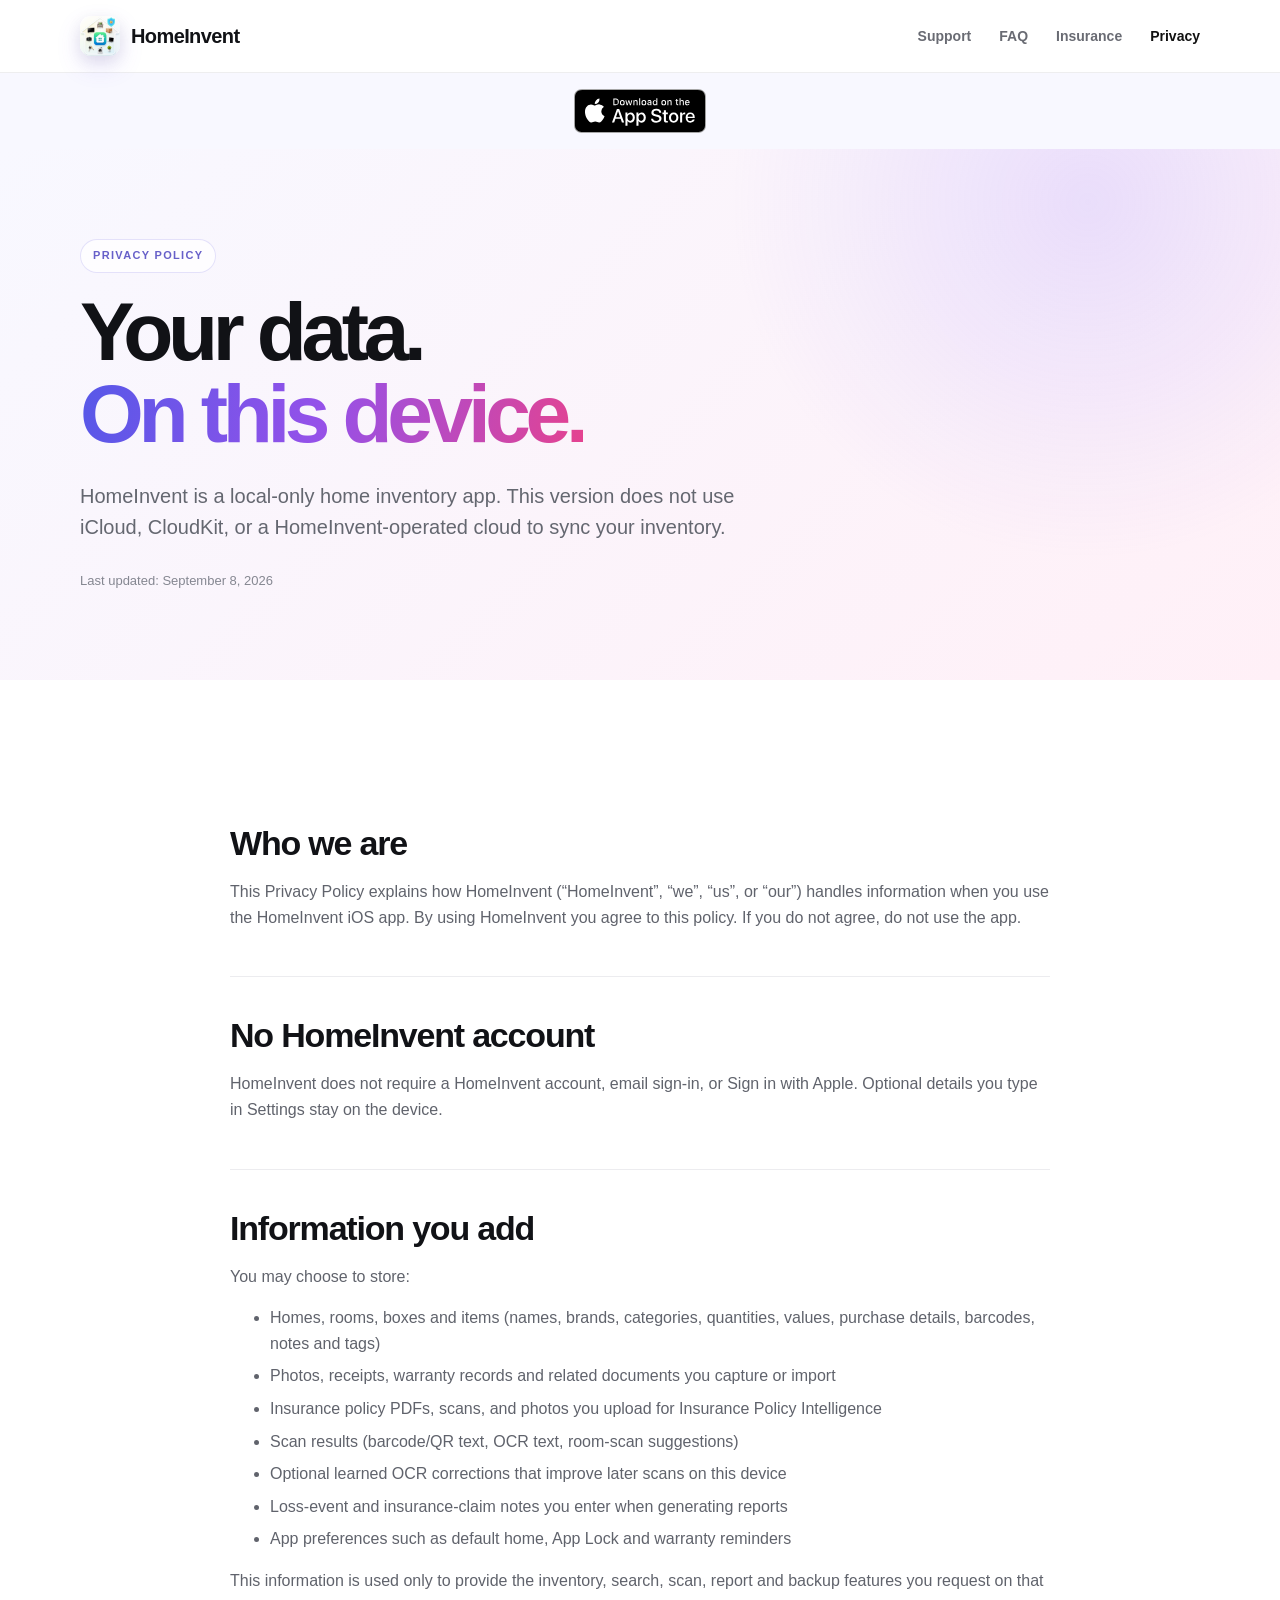
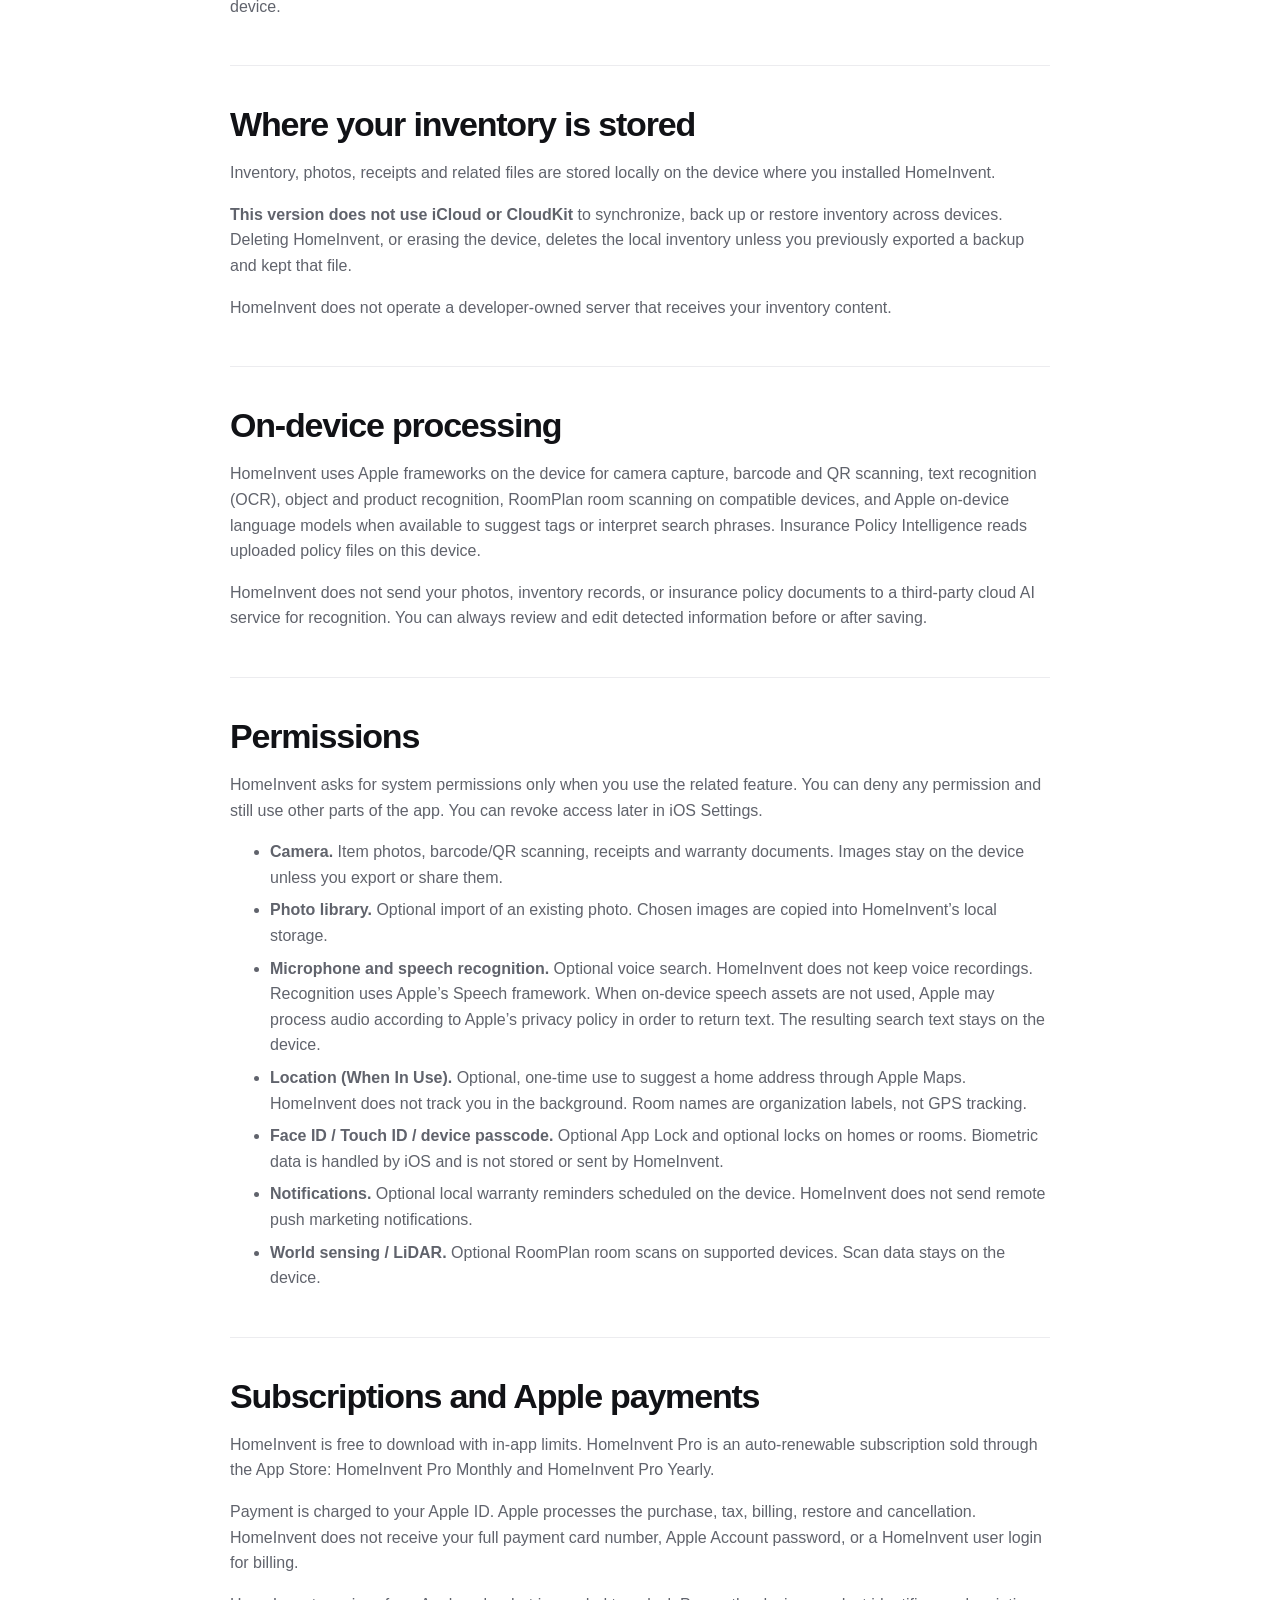
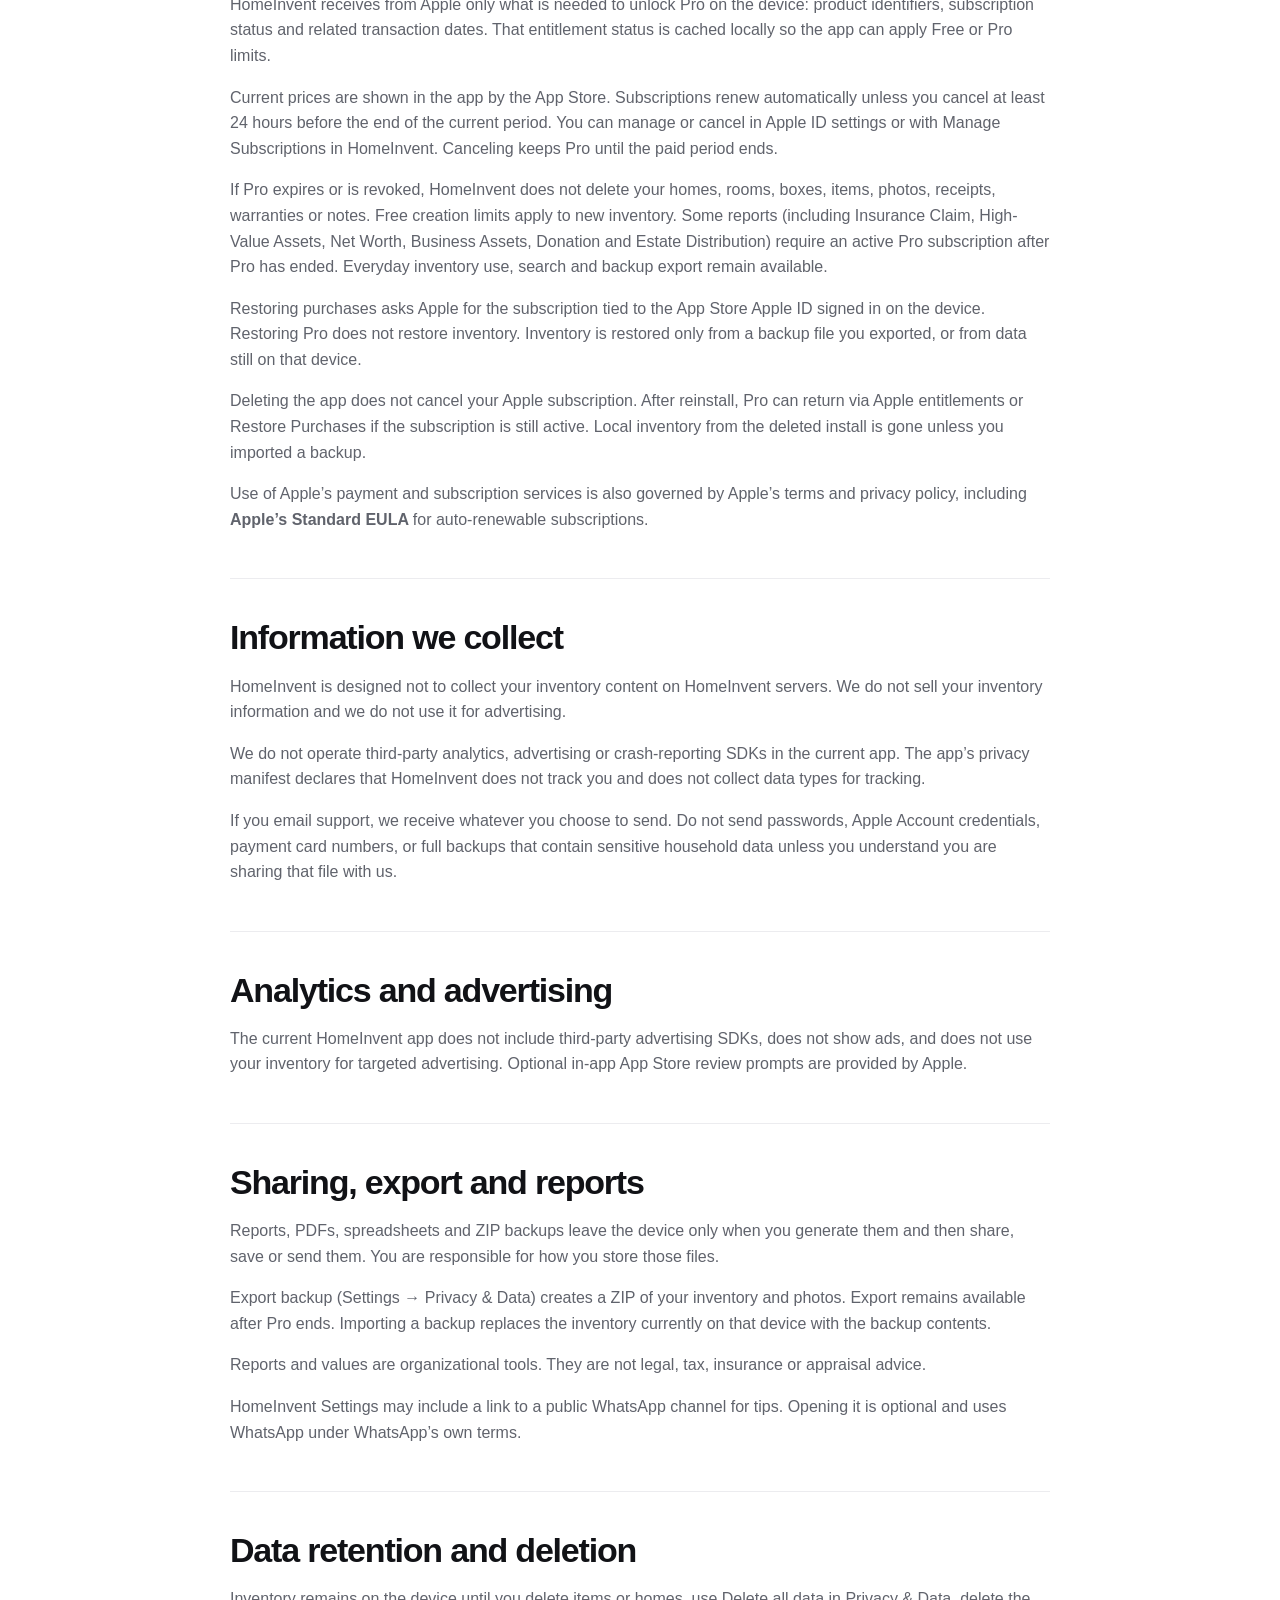
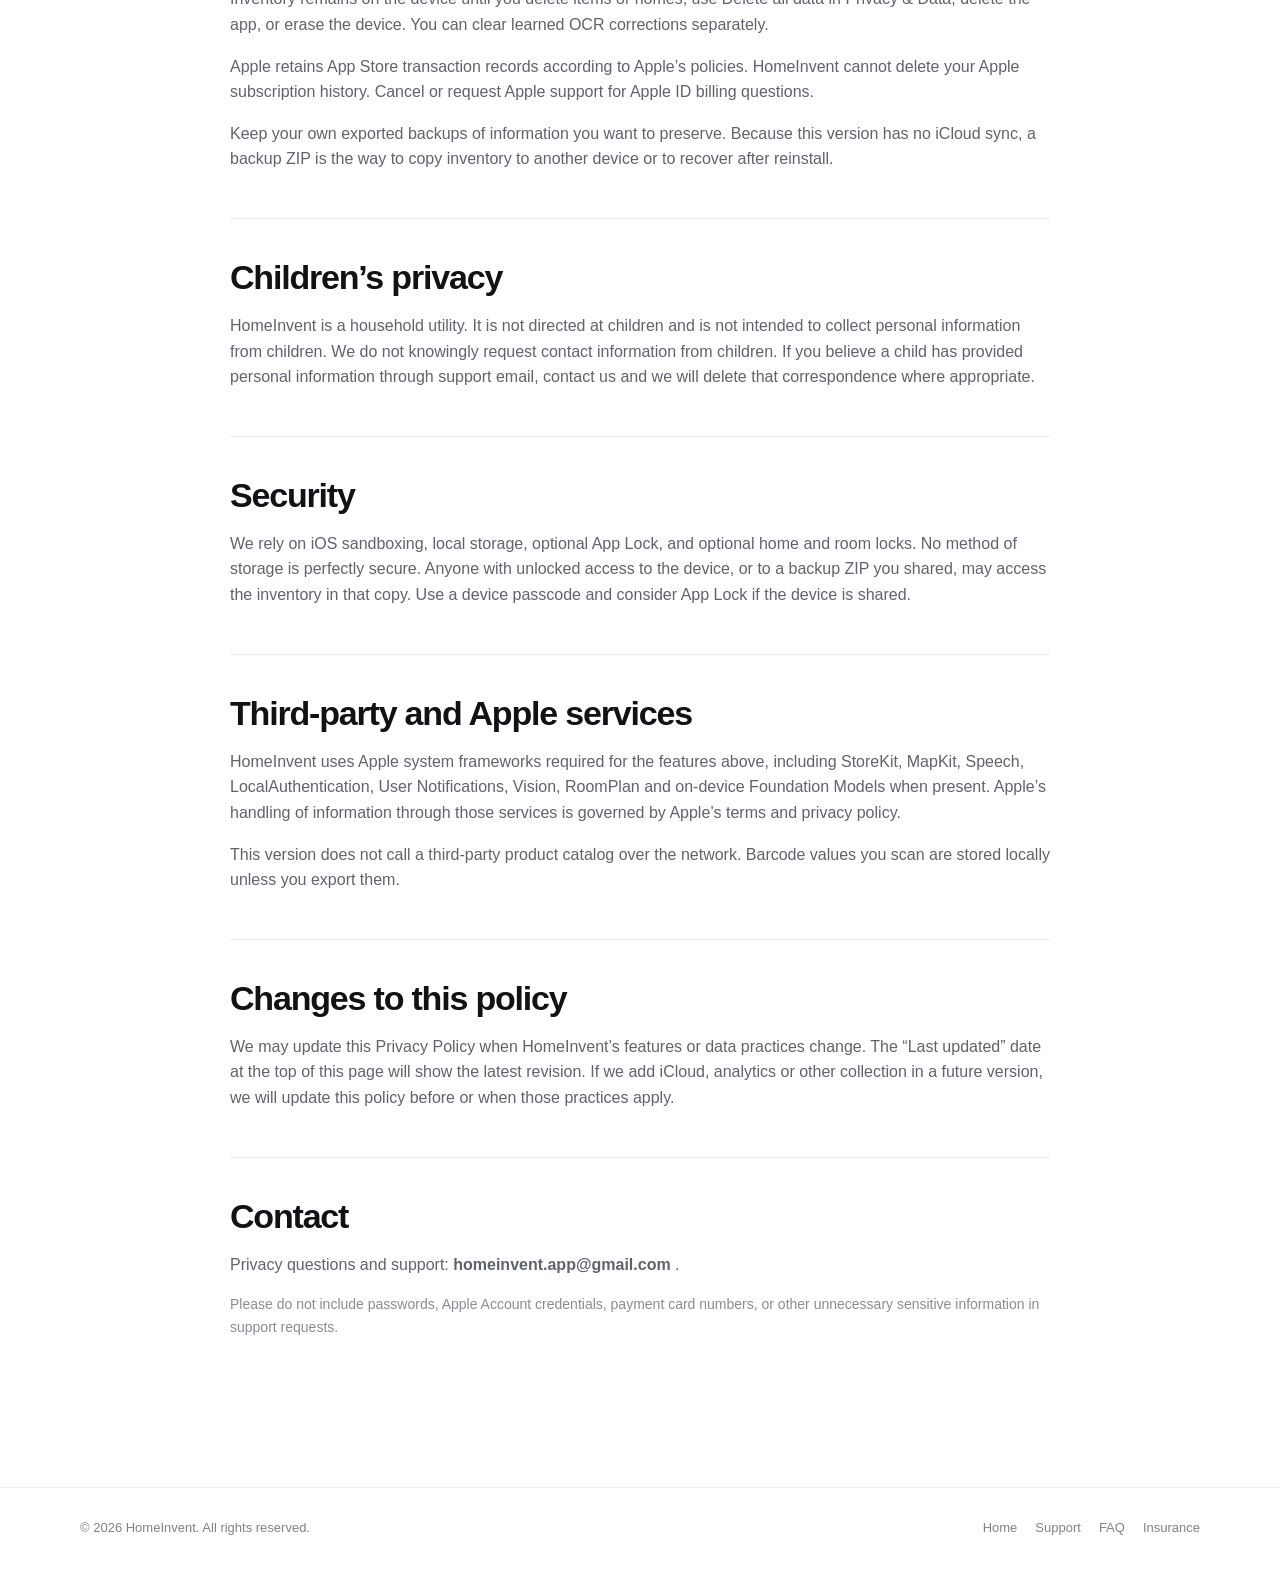
<file: privacy.html>
<!doctype html>
<html lang="en">

<head>

<meta charset="utf-8">

<meta
    name="viewport"
    content="width=device-width, initial-scale=1"
>

<meta
    name="description"
    content="HomeInvent Privacy Policy. Inventory stays on your device. No iCloud sync. Subscriptions are billed by Apple."
>

<title>Privacy Policy — HomeInvent</title>

<link rel="stylesheet" href="styles.css">

</head>

<body>

<header>

    <div class="nav wrap">

        <a class="brand" href="index.html">
            <img
                class="brand-icon"
                src="images/homeinvent-icon.png"
                alt="HomeInvent"
            >
            <span>HomeInvent</span>
        </a>

        <nav>
            <a href="support.html">Support</a>
            <a href="faq.html">FAQ</a>
            <a href="insurance.html">Insurance</a>
            <a class="active" href="privacy.html">Privacy</a>
        </nav>

    </div>

</header>

<div class="app-store-bar">
    <a
        class="app-store-link"
        href="https://apps.apple.com/us/app/homeinvent/id6806332565"
        target="_blank"
        rel="noopener noreferrer"
    >
        <img
            class="app-store-badge"
            src="images/download-on-the-app-store.svg"
            alt="Download on the App Store"
        >
    </a>
</div>


<main>

<section class="page-hero">

<div class="wrap">

<span class="pill">
PRIVACY POLICY
</span>

<h1>
Your data.<br>
<span class="gradient-text">On this device.</span>
</h1>

<p class="lead">
HomeInvent is a local-only home inventory app.
This version does not use iCloud, CloudKit, or a
HomeInvent-operated cloud to sync your inventory.
</p>

<p class="updated">
Last updated: September 8, 2026
</p>

</div>

</section>


<section class="section">

<div class="wrap narrow">


<article class="article">

<h2>
Who we are
</h2>

<p>
This Privacy Policy explains how HomeInvent
(“HomeInvent”, “we”, “us”, or “our”) handles
information when you use the HomeInvent iOS app.
By using HomeInvent you agree to this policy.
If you do not agree, do not use the app.
</p>

</article>


<article class="article">

<h2>
No HomeInvent account
</h2>

<p>
HomeInvent does not require a HomeInvent account,
email sign-in, or Sign in with Apple. Optional
details you type in Settings stay on the device.
</p>

</article>


<article class="article">

<h2>
Information you add
</h2>

<p>
You may choose to store:
</p>

<ul>

<li>
Homes, rooms, boxes and items (names, brands,
categories, quantities, values, purchase details,
barcodes, notes and tags)
</li>

<li>
Photos, receipts, warranty records and related
documents you capture or import
</li>

<li>
Insurance policy PDFs, scans, and photos you upload
for Insurance Policy Intelligence
</li>

<li>
Scan results (barcode/QR text, OCR text, room-scan
suggestions)
</li>

<li>
Optional learned OCR corrections that improve later
scans on this device
</li>

<li>
Loss-event and insurance-claim notes you enter
when generating reports
</li>

<li>
App preferences such as default home, App Lock
and warranty reminders
</li>

</ul>

<p>
This information is used only to provide the
inventory, search, scan, report and backup features
you request on that device.
</p>

</article>


<article class="article">

<h2>
Where your inventory is stored
</h2>

<p>
Inventory, photos, receipts and related files are
stored locally on the device where you installed
HomeInvent.
</p>

<p>
<strong>This version does not use iCloud or CloudKit</strong>
to synchronize, back up or restore inventory across
devices. Deleting HomeInvent, or erasing the device,
deletes the local inventory unless you previously
exported a backup and kept that file.
</p>

<p>
HomeInvent does not operate a developer-owned
server that receives your inventory content.
</p>

</article>


<article class="article">

<h2>
On-device processing
</h2>

<p>
HomeInvent uses Apple frameworks on the device
for camera capture, barcode and QR scanning, text
recognition (OCR), object and product recognition,
RoomPlan room scanning on compatible devices, and
Apple on-device language models when available to
suggest tags or interpret search phrases. Insurance
Policy Intelligence reads uploaded policy files on
this device.
</p>

<p>
HomeInvent does not send your photos, inventory
records, or insurance policy documents to a
third-party cloud AI service for recognition. You
can always review and edit detected information
before or after saving.
</p>

</article>


<article class="article">

<h2>
Permissions
</h2>

<p>
HomeInvent asks for system permissions only when you
use the related feature. You can deny any permission
and still use other parts of the app. You can revoke
access later in iOS Settings.
</p>

<ul>

<li>
<strong>Camera.</strong> Item photos, barcode/QR
scanning, receipts and warranty documents. Images
stay on the device unless you export or share them.
</li>

<li>
<strong>Photo library.</strong> Optional import of
an existing photo. Chosen images are copied into
HomeInvent’s local storage.
</li>

<li>
<strong>Microphone and speech recognition.</strong>
Optional voice search. HomeInvent does not keep
voice recordings. Recognition uses Apple’s Speech
framework. When on-device speech assets are not
used, Apple may process audio according to Apple’s
privacy policy in order to return text. The
resulting search text stays on the device.
</li>

<li>
<strong>Location (When In Use).</strong> Optional,
one-time use to suggest a home address through Apple
Maps. HomeInvent does not track you in the
background. Room names are organization labels,
not GPS tracking.
</li>

<li>
<strong>Face ID / Touch ID / device passcode.</strong>
Optional App Lock and optional locks on homes or
rooms. Biometric data is handled by iOS and is not
stored or sent by HomeInvent.
</li>

<li>
<strong>Notifications.</strong> Optional local
warranty reminders scheduled on the device.
HomeInvent does not send remote push marketing
notifications.
</li>

<li>
<strong>World sensing / LiDAR.</strong> Optional
RoomPlan room scans on supported devices. Scan data
stays on the device.
</li>

</ul>

</article>


<article class="article">

<h2>
Subscriptions and Apple payments
</h2>

<p>
HomeInvent is free to download with in-app limits.
HomeInvent Pro is an auto-renewable subscription sold
through the App Store: HomeInvent Pro Monthly and
HomeInvent Pro Yearly.
</p>

<p>
Payment is charged to your Apple ID. Apple processes
the purchase, tax, billing, restore and cancellation.
HomeInvent does not receive your full payment card
number, Apple Account password, or a HomeInvent
user login for billing.
</p>

<p>
HomeInvent receives from Apple only what is needed
to unlock Pro on the device: product identifiers,
subscription status and related transaction dates.
That entitlement status is cached locally so the app
can apply Free or Pro limits.
</p>

<p>
Current prices are shown in the app by the App
Store. Subscriptions renew automatically unless you
cancel at least 24 hours before the end of the
current period. You can manage or cancel in Apple ID
settings or with Manage Subscriptions in HomeInvent.
Canceling keeps Pro until the paid period ends.
</p>

<p>
If Pro expires or is revoked, HomeInvent does not
delete your homes, rooms, boxes, items, photos,
receipts, warranties or notes. Free creation limits
apply to new inventory. Some reports (including
Insurance Claim, High-Value Assets, Net Worth,
Business Assets, Donation and Estate Distribution)
require an active Pro subscription after Pro has
ended. Everyday inventory use, search and backup
export remain available.
</p>

<p>
Restoring purchases asks Apple for the subscription
tied to the App Store Apple ID signed in on the
device. Restoring Pro does not restore inventory.
Inventory is restored only from a backup file you
exported, or from data still on that device.
</p>

<p>
Deleting the app does not cancel your Apple
subscription. After reinstall, Pro can return via
Apple entitlements or Restore Purchases if the
subscription is still active. Local inventory from
the deleted install is gone unless you imported a
backup.
</p>

<p>
Use of Apple’s payment and subscription services is
also governed by Apple’s terms and privacy policy,
including
<a
    class="text-link"
    href="https://www.apple.com/legal/internet-services/itunes/dev/stdeula/"
>
Apple’s Standard EULA
</a>
for auto-renewable subscriptions.
</p>

</article>


<article class="article">

<h2>
Information we collect
</h2>

<p>
HomeInvent is designed not to collect your inventory
content on HomeInvent servers. We do not sell your
inventory information and we do not use it for
advertising.
</p>

<p>
We do not operate third-party analytics, advertising
or crash-reporting SDKs in the current app. The app’s
privacy manifest declares that HomeInvent does not
track you and does not collect data types for
tracking.
</p>

<p>
If you email support, we receive whatever you choose
to send. Do not send passwords, Apple Account
credentials, payment card numbers, or full backups
that contain sensitive household data unless you
understand you are sharing that file with us.
</p>

</article>


<article class="article">

<h2>
Analytics and advertising
</h2>

<p>
The current HomeInvent app does not include
third-party advertising SDKs, does not show ads, and
does not use your inventory for targeted advertising.
Optional in-app App Store review prompts are provided
by Apple.
</p>

</article>


<article class="article">

<h2>
Sharing, export and reports
</h2>

<p>
Reports, PDFs, spreadsheets and ZIP backups leave the
device only when you generate them and then share,
save or send them. You are responsible for how you
store those files.
</p>

<p>
Export backup (Settings → Privacy &amp; Data)
creates a ZIP of your inventory and photos. Export
remains available after Pro ends. Importing a
backup replaces the inventory currently on that
device with the backup contents.
</p>

<p>
Reports and values are organizational tools. They
are not legal, tax, insurance or appraisal advice.
</p>

<p>
HomeInvent Settings may include a link to a public
WhatsApp channel for tips. Opening it is optional
and uses WhatsApp under WhatsApp’s own terms.
</p>

</article>


<article class="article">

<h2>
Data retention and deletion
</h2>

<p>
Inventory remains on the device until you delete
items or homes, use Delete all data in Privacy &amp;
Data, delete the app, or erase the device. You can
clear learned OCR corrections separately.
</p>

<p>
Apple retains App Store transaction records according
to Apple’s policies. HomeInvent cannot delete your
Apple subscription history. Cancel or request Apple
support for Apple ID billing questions.
</p>

<p>
Keep your own exported backups of information you want
to preserve. Because this version has no iCloud
sync, a backup ZIP is the way to copy inventory to
another device or to recover after reinstall.
</p>

</article>


<article class="article">

<h2>
Children’s privacy
</h2>

<p>
HomeInvent is a household utility. It is not
directed at children and is not intended to collect
personal information from children. We do not
knowingly request contact information from children.
If you believe a child has provided personal
information through support email, contact us and
we will delete that correspondence where appropriate.
</p>

</article>


<article class="article">

<h2>
Security
</h2>

<p>
We rely on iOS sandboxing, local storage, optional
App Lock, and optional home and room locks. No
method of storage is perfectly secure. Anyone with
unlocked access to the device, or to a backup ZIP
you shared, may access the inventory in that copy.
Use a device passcode and consider App Lock if the
device is shared.
</p>

</article>


<article class="article">

<h2>
Third-party and Apple services
</h2>

<p>
HomeInvent uses Apple system frameworks required for
the features above, including StoreKit, MapKit,
Speech, LocalAuthentication, User Notifications,
Vision, RoomPlan and on-device Foundation Models
when present. Apple’s handling of information through
those services is governed by Apple’s terms and
privacy policy.
</p>

<p>
This version does not call a third-party product
catalog over the network. Barcode values you scan
are stored locally unless you export them.
</p>

</article>


<article class="article">

<h2>
Changes to this policy
</h2>

<p>
We may update this Privacy Policy when HomeInvent’s
features or data practices change. The “Last
updated” date at the top of this page will show the
latest revision. If we add iCloud, analytics or other
collection in a future version, we will update this
policy before or when those practices apply.
</p>

</article>


<article class="article">

<h2>
Contact
</h2>

<p>
Privacy questions and support:
<a
    class="text-link"
    href="mailto:homeinvent.app@gmail.com"
>
homeinvent.app@gmail.com
</a>.
</p>

<p class="muted">
Please do not include passwords, Apple Account
credentials, payment card numbers, or other
unnecessary sensitive information in support
requests.
</p>

</article>


</div>

</section>

</main>


<footer>

<div class="wrap footer">

<span>
© 2026 HomeInvent. All rights reserved.
</span>

<span>

<a href="index.html">Home</a>

<a href="support.html">Support</a>

<a href="faq.html">FAQ</a>

<a href="insurance.html">Insurance</a>

</span>

</div>

</footer>

</body>

</html>
</file>
<file: styles.css>
* {
    box-sizing: border-box;
}

html {
    scroll-behavior: smooth;
}

body {
    margin: 0;
    font-family: -apple-system, BlinkMacSystemFont, "SF Pro Display",
        "SF Pro Text", Inter, Arial, sans-serif;
    color: #111216;
    background: #ffffff;
    line-height: 1.6;
}

a {
    color: inherit;
}

.wrap {
    width: min(1120px, calc(100% - 40px));
    margin: 0 auto;
}

.narrow {
    width: min(820px, calc(100% - 40px));
}

header {
    position: sticky;
    top: 0;
    z-index: 100;
    background: rgba(255, 255, 255, 0.78);
    backdrop-filter: blur(24px);
    -webkit-backdrop-filter: blur(24px);
    border-bottom: 1px solid rgba(20, 20, 30, 0.07);
}

.nav {
    height: 72px;
    display: flex;
    align-items: center;
    justify-content: space-between;
}

.brand {
    display: flex;
    align-items: center;
    gap: 11px;
    text-decoration: none;
    font-size: 20px;
    font-weight: 800;
    letter-spacing: -0.03em;
}

.brand-icon {
    width: 40px;
    height: 40px;
    display: block;
    border-radius: 11px;
    object-fit: cover;
    box-shadow:
        0 5px 15px rgba(0, 0, 0, 0.08),
        0 10px 25px rgba(108, 80, 240, 0.15);
}

nav {
    display: flex;
    gap: 28px;
}

nav a {
    text-decoration: none;
    color: #696b73;
    font-size: 14px;
    font-weight: 650;
    transition: color 0.2s ease;
}

nav a:hover,
nav a.active {
    color: #111;
}

.app-store-bar {
    display: flex;
    justify-content: center;
    align-items: center;
    padding: 16px 20px;
    background: #f8f8ff;
}

.app-store-link {
    display: inline-flex;
    line-height: 0;
    text-decoration: none;
    transition: transform 0.2s ease;
}

.app-store-link:hover {
    transform: translateY(-2px);
}

.app-store-badge {
    display: block;
    height: 44px;
    width: auto;
}

/* HERO */

.hero {
    position: relative;
    overflow: hidden;
    padding: 115px 0 125px;
    background:
        radial-gradient(circle at 80% 10%, rgba(164, 145, 255, 0.22), transparent 28%),
        radial-gradient(circle at 10% 80%, rgba(255, 170, 210, 0.16), transparent 25%),
        linear-gradient(180deg, #f8f8ff 0%, #ffffff 85%);
}

.hero-grid {
    display: grid;
    grid-template-columns: 1.05fr 0.95fr;
    gap: 70px;
    align-items: center;
}

.hero h1,
.page-hero h1 {
    font-size: clamp(48px, 7vw, 82px);
    line-height: 1.01;
    letter-spacing: -0.065em;
    margin: 18px 0 25px;
    font-weight: 850;
}

.gradient-text {
    background: linear-gradient(
        100deg,
        #5658e8,
        #9551e9 48%,
        #e5428f
    );
    -webkit-background-clip: text;
    background-clip: text;
    color: transparent;
}

.lead {
    font-size: 20px;
    line-height: 1.55;
    color: #646770;
    max-width: 690px;
}

.pill {
    display: inline-flex;
    padding: 7px 12px;
    border: 1px solid rgba(92, 84, 225, 0.16);
    border-radius: 999px;
    background: rgba(255, 255, 255, 0.72);
    font-size: 11px;
    font-weight: 800;
    letter-spacing: 0.12em;
    color: #6760c9;
}

.actions {
    display: flex;
    gap: 12px;
    margin-top: 35px;
}

.button {
    display: inline-flex;
    align-items: center;
    gap: 10px;
    padding: 13px 21px;
    border-radius: 999px;
    background: #111216;
    color: white;
    text-decoration: none;
    font-size: 15px;
    font-weight: 700;
    box-shadow: 0 12px 30px rgba(0, 0, 0, 0.13);
    transition:
        transform 0.2s ease,
        box-shadow 0.2s ease;
}

.button:hover {
    transform: translateY(-3px);
    box-shadow: 0 18px 38px rgba(0, 0, 0, 0.17);
}

.button.ghost {
    background: rgba(255, 255, 255, 0.8);
    color: #222;
    border: 1px solid #e7e7eb;
    box-shadow: none;
}

/* HERO VISUAL */

.hero-card {
    min-height: 430px;
    border-radius: 38px;
    position: relative;
    overflow: hidden;
    background:
        radial-gradient(
            circle at 50% 35%,
            rgba(255, 255, 255, 0.95),
            transparent 30%
        ),
        linear-gradient(
            145deg,
            #e8e8ff,
            #f8e8f3 52%,
            #e4f7ff
        );
    border: 1px solid rgba(255, 255, 255, 0.9);
    box-shadow: 0 30px 80px rgba(75, 60, 150, 0.16);
}

.orb {
    position: absolute;
    width: 340px;
    height: 340px;
    border-radius: 50%;
    background:
        radial-gradient(
            circle at 35% 30%,
            white,
            rgba(132, 119, 244, 0.55) 30%,
            rgba(221, 111, 182, 0.22) 68%,
            transparent 70%
        );
    top: 35px;
    left: 50%;
    transform: translateX(-50%);
}

.mini-window {
    position: absolute;
    width: 74%;
    left: 13%;
    top: 72px;
    padding: 18px;
    border-radius: 24px;
    background: rgba(255, 255, 255, 0.82);
    backdrop-filter: blur(20px);
    border: 1px solid rgba(255, 255, 255, 0.9);
    box-shadow: 0 25px 55px rgba(50, 40, 100, 0.18);
}

.window-top {
    display: flex;
    gap: 6px;
}

.window-top span {
    width: 7px;
    height: 7px;
    border-radius: 50%;
    background: #c6c7cf;
}

.mock-title {
    font-weight: 760;
    font-size: 17px;
    margin-top: 22px;
}

.mock-stats {
    margin: 18px 0;
    padding: 16px;
    border-radius: 16px;
    background: linear-gradient(135deg, #f0efff, #fff);
}

.mock-stats b {
    display: block;
    font-size: 30px;
    letter-spacing: -0.04em;
}

.mock-stats span {
    font-size: 12px;
    color: #777;
}

.mock-row {
    display: flex;
    align-items: center;
    gap: 10px;
    padding: 12px 4px;
    border-bottom: 1px solid #eee;
}

.mock-row:last-child {
    border: 0;
}

.mock-row i {
    font-style: normal;
    width: 28px;
    height: 28px;
    border-radius: 9px;
    display: grid;
    place-items: center;
    background: #f0efff;
    color: #655de0;
}

.mock-row span {
    font-size: 13px;
    flex: 1;
}

.mock-row strong {
    font-size: 13px;
}

/* SECTIONS */

.section {
    padding: 105px 0;
}

.section-title {
    max-width: 720px;
    margin-bottom: 42px;
}

.eyebrow {
    font-size: 11px;
    letter-spacing: 0.15em;
    font-weight: 850;
    color: #777a83;
}

.section h2,
.privacy-band h2,
.final-cta h2 {
    font-size: clamp(32px, 4.2vw, 52px);
    line-height: 1.08;
    letter-spacing: -0.045em;
    margin: 9px 0;
}

/* FEATURE CARDS */

.cards {
    display: grid;
    grid-template-columns: repeat(3, 1fr);
    gap: 17px;
}

.cards article {
    border: 1px solid #e9e9ed;
    border-radius: 24px;
    padding: 28px;
    background: linear-gradient(180deg, #ffffff, #fbfbfc);
    transition:
        transform 0.2s ease,
        box-shadow 0.2s ease;
}

.cards article:hover {
    transform: translateY(-5px);
    box-shadow: 0 20px 50px rgba(30, 30, 60, 0.08);
}

.card-icon {
    display: grid;
    place-items: center;
    width: 46px;
    height: 46px;
    border-radius: 14px;
    margin-bottom: 24px;
    font-size: 22px;
}

.blue {
    background: #e8edff;
    color: #5367e8;
}

.purple {
    background: #eee8ff;
    color: #865be8;
}

.orange {
    background: #fff0df;
    color: #e58b35;
}

.green {
    background: #e6f8ed;
    color: #36a467;
}

.pink {
    background: #ffe7f2;
    color: #d74f91;
}

.cyan {
    background: #e2f7fb;
    color: #35a0b6;
}

.cards h3 {
    margin: 0 0 7px;
    font-size: 20px;
}

.cards p {
    margin: 0;
    color: #70727a;
    font-size: 15px;
}

/* PRIVACY BAND */

.privacy-band {
    padding: 95px 0;
    color: white;
    background:
        radial-gradient(
            circle at 85% 10%,
            rgba(190, 125, 255, 0.25),
            transparent 28%
        ),
        linear-gradient(
            120deg,
            #151329,
            #282051 48%,
            #40203f
        );
}

.split {
    display: grid;
    grid-template-columns: 1fr 1fr;
    gap: 70px;
    align-items: center;
}

.privacy-band .pill {
    background: rgba(255, 255, 255, 0.08);
    border-color: rgba(255, 255, 255, 0.16);
    color: #d8d2ff;
}

.privacy-band p {
    color: #d4d2dc;
    font-size: 18px;
}

.text-link {
    font-weight: 750;
    text-decoration: none;
}

.text-link:hover {
    text-decoration: underline;
}

/* CTA */

.final-cta {
    text-align: center;
}

.final-cta p {
    color: #6c6f77;
    font-size: 18px;
    margin: 10px auto 28px;
}

/* INNER PAGE */

.page-hero {
    padding: 90px 0 75px;
    background:
        radial-gradient(
            circle at 85% 10%,
            rgba(166, 145, 255, 0.22),
            transparent 30%
        ),
        linear-gradient(
            135deg,
            #f8f8ff,
            #fff0f7
        );
}

.updated {
    color: #858791;
    font-size: 13px;
    margin-top: 28px;
}

/* SUPPORT */

.support-grid {
    display: grid;
    grid-template-columns: 1fr 1fr;
    gap: 14px;
    margin-bottom: 55px;
}

.support-card {
    padding: 25px;
    border: 1px solid #e7e7eb;
    border-radius: 20px;
    text-decoration: none;
    background: white;
    transition: 0.2s ease;
}

.support-card:hover {
    transform: translateY(-4px);
    box-shadow: 0 16px 38px rgba(30, 30, 60, 0.08);
}

.support-card span {
    font-size: 11px;
    font-weight: 800;
    color: #7168db;
}

.support-card h3 {
    margin: 8px 0 5px;
    font-size: 19px;
}

.support-card p {
    margin: 0;
    color: #777982;
    font-size: 14px;
}

/* ARTICLE */

.article {
    padding: 30px 0;
}

.article + .article {
    border-top: 1px solid #ececef;
}

.article h2 {
    font-size: 34px;
    line-height: 1.15;
    letter-spacing: -0.035em;
    margin: 9px 0 12px;
}

.article h3 {
    font-size: 20px;
    margin: 26px 0 8px;
}

.article p,
.article li {
    color: #60636c;
}

.article li {
    margin: 7px 0;
}

.tip,
.notice {
    display: flex;
    gap: 12px;
    padding: 17px 19px;
    border-radius: 16px;
    background: linear-gradient(
        135deg,
        #f5f3ff,
        #fff1f7
    );
    margin-top: 22px;
}

.tip strong {
    color: #665dd7;
}

.muted {
    color: #8a8c93 !important;
    font-size: 14px;
}

/* FAQ */

.faq-list details {
    border-bottom: 1px solid #e7e7ea;
    padding: 23px 0;
}

.faq-list details:first-child {
    border-top: 1px solid #e7e7ea;
}

.faq-list summary {
    list-style: none;
    cursor: pointer;
    font-size: 18px;
    font-weight: 720;
    display: flex;
    justify-content: space-between;
    gap: 20px;
}

.faq-list summary::-webkit-details-marker {
    display: none;
}

.faq-list summary::after {
    content: "+";
    font-weight: 400;
    color: #777;
}

.faq-list details[open] summary::after {
    content: "−";
}

.faq-list p {
    color: #666971;
    max-width: 730px;
}

/* INSURANCE FEATURE */

.workflow {
    display: grid;
    grid-template-columns: repeat(6, minmax(0, 1fr));
    gap: 12px;
    margin-top: 46px;
}

.workflow a {
    display: flex;
    flex-direction: column;
    gap: 7px;
    min-height: 92px;
    padding: 16px 14px;
    border-radius: 18px;
    background: rgba(255, 255, 255, 0.78);
    border: 1px solid rgba(92, 84, 225, 0.14);
    text-decoration: none;
    transition:
        transform 0.2s ease,
        box-shadow 0.2s ease;
}

.workflow a:hover {
    transform: translateY(-4px);
    box-shadow: 0 16px 38px rgba(30, 30, 60, 0.08);
}

.workflow b {
    font-size: 11px;
    letter-spacing: 0.14em;
    font-weight: 850;
    color: #7168db;
}

.workflow span {
    font-size: 14px;
    font-weight: 750;
    letter-spacing: -0.02em;
    color: #111216;
}

.feature-block {
    padding: 88px 0;
}

.feature-block.tint {
    background:
        radial-gradient(
            circle at 12% 20%,
            rgba(164, 145, 255, 0.12),
            transparent 32%
        ),
        linear-gradient(180deg, #f8f8ff 0%, #ffffff 80%);
}

.feature-grid {
    display: grid;
    grid-template-columns: minmax(220px, 340px) minmax(0, 1fr);
    gap: 72px;
    align-items: center;
}

.feature-grid.flip {
    grid-template-columns: minmax(0, 1fr) minmax(220px, 340px);
}

.feature-grid.flip .phone-shot,
.feature-grid.flip .shot-stack {
    order: 2;
}

.phone-shot {
    margin: 0 auto;
    width: min(100%, 340px);
    border-radius: 34px;
    overflow: hidden;
    background: #0d0d10;
    box-shadow:
        0 18px 40px rgba(40, 30, 90, 0.12),
        0 42px 90px rgba(50, 40, 110, 0.22);
}

.phone-shot img {
    display: block;
    width: 100%;
    height: auto;
}

.shot-caption {
    margin: 14px auto 0;
    max-width: 340px;
    text-align: center;
    font-size: 13px;
    color: #80828a;
}

.shot-stack {
    display: grid;
    gap: 18px;
    justify-items: center;
}

.kicker {
    display: inline-block;
    font-size: 11px;
    letter-spacing: 0.16em;
    font-weight: 850;
    color: #7168db;
    margin-bottom: 8px;
}

.feature-copy h2 {
    font-size: clamp(32px, 4.2vw, 48px);
    line-height: 1.08;
    letter-spacing: -0.045em;
    margin: 8px 0 16px;
}

.feature-copy p {
    font-size: 18px;
    line-height: 1.6;
    color: #60636c;
    max-width: 560px;
}

.feature-points {
    margin: 22px 0 0;
    padding: 0;
    list-style: none;
}

.feature-points li {
    position: relative;
    padding: 10px 0 10px 28px;
    color: #4f525a;
    font-size: 16px;
}

.feature-points li::before {
    content: "";
    position: absolute;
    left: 0;
    top: 18px;
    width: 8px;
    height: 8px;
    border-radius: 50%;
    background: linear-gradient(135deg, #5658e8, #e5428f);
}

.shot-trio {
    display: grid;
    grid-template-columns: repeat(3, minmax(0, 1fr));
    gap: 20px;
    align-items: start;
}

.shot-trio .phone-shot {
    width: 100%;
}

.shot-trio figcaption {
    margin-top: 12px;
    text-align: center;
    font-size: 13px;
    font-weight: 650;
    color: #6b6e76;
}

.ask-pair {
    display: grid;
    grid-template-columns: repeat(2, minmax(0, 1fr));
    gap: 22px;
    margin-top: 36px;
}

.ask-pair .phone-shot {
    width: min(100%, 360px);
}

.promise {
    display: grid;
    grid-template-columns: repeat(3, 1fr);
    gap: 16px;
    margin-top: 36px;
}

.promise article {
    padding: 24px;
    border-radius: 22px;
    background: rgba(255, 255, 255, 0.08);
    border: 1px solid rgba(255, 255, 255, 0.14);
}

.promise h3 {
    margin: 0 0 8px;
    font-size: 18px;
    color: #fff;
}

.promise p {
    margin: 0;
    color: #d4d2dc;
    font-size: 15px;
}

.insurance-teaser {
    padding: 90px 0;
    background: linear-gradient(180deg, #ffffff 0%, #f8f8ff 100%);
}

/* FOOTER */

footer {
    border-top: 1px solid #eeeef1;
}

.footer {
    display: flex;
    justify-content: space-between;
    gap: 20px;
    padding: 30px 0;
    color: #80828a;
    font-size: 13px;
}

.footer span:last-child {
    display: flex;
    gap: 18px;
}

.footer a {
    text-decoration: none;
}

.footer a:hover {
    text-decoration: underline;
}

/* MOBILE */

@media (max-width: 800px) {
    .wrap {
        width: calc(100% - 28px);
    }

    .nav {
        height: 64px;
    }

    nav {
        gap: 15px;
    }

    nav a {
        font-size: 13px;
    }

    .hero {
        padding: 75px 0 85px;
    }

    .hero-grid {
        grid-template-columns: 1fr;
        gap: 45px;
    }

    .hero-card {
        min-height: 360px;
    }

    .cards {
        grid-template-columns: 1fr;
    }

    .support-grid {
        grid-template-columns: 1fr;
    }

    .split {
        grid-template-columns: 1fr;
        gap: 20px;
    }

    .workflow {
        grid-template-columns: repeat(3, minmax(0, 1fr));
    }

    .feature-grid,
    .feature-grid.flip {
        grid-template-columns: 1fr;
        gap: 32px;
    }

    .feature-grid.flip .phone-shot,
    .feature-grid.flip .shot-stack {
        order: 0;
    }

    .shot-trio,
    .ask-pair,
    .promise {
        grid-template-columns: 1fr;
    }

    .phone-shot {
        width: min(100%, 320px);
    }

    .feature-block {
        padding: 64px 0;
    }

    .section {
        padding: 75px 0;
    }

    .footer {
        flex-direction: column;
    }

    .footer span:last-child {
        gap: 14px;
    }

    .hero h1,
    .page-hero h1 {
        font-size: 51px;
    }

    .lead {
        font-size: 18px;
    }
}

@media (max-width: 500px) {
    .brand {
        font-size: 18px;
    }

    nav {
        gap: 10px;
    }

    nav a {
        font-size: 12px;
    }

    .actions {
        flex-direction: column;
        align-items: stretch;
    }

    .button {
        justify-content: center;
    }

    .app-store-badge {
        height: 40px;
    }

    .hero-card {
        border-radius: 28px;
    }

    .mini-window {
        width: 82%;
        left: 9%;
    }
}
</file>
